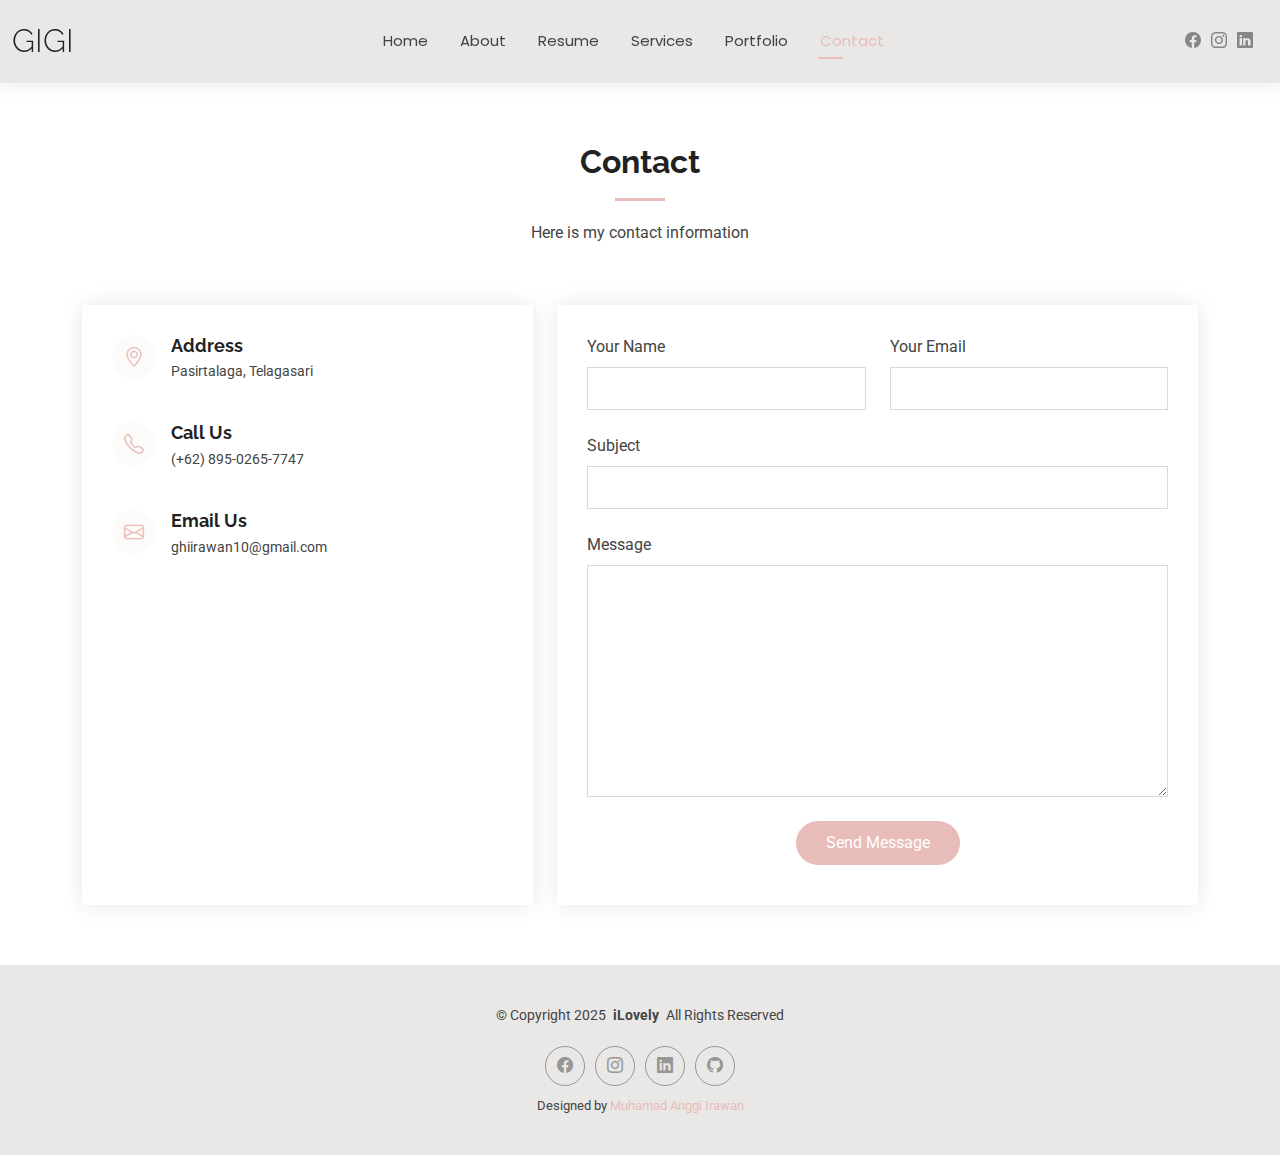
<file: contact.html>
<!DOCTYPE html>
<html lang="en">

<head>
  <meta charset="utf-8">
  <meta content="width=device-width, initial-scale=1.0" name="viewport">
  <title>Portfolio | Muhamad Anggi Irawan</title>
  <meta name="description" content="">
  <meta name="keywords" content="">

  <!-- Favicons -->
  <link href="assets/img/tab-logo.png" rel="icon">
  <link href="assets/img/tab-logo.png" rel="Tab Logo">

  <!-- Fonts -->
  <link href="https://fonts.googleapis.com" rel="preconnect">
  <link href="https://fonts.gstatic.com" rel="preconnect" crossorigin>
  <link href="https://fonts.googleapis.com/css2?family=Roboto:ital,wght@0,100;0,300;0,400;0,500;0,700;0,900;1,100;1,300;1,400;1,500;1,700;1,900&family=Poppins:ital,wght@0,100;0,200;0,300;0,400;0,500;0,600;0,700;0,800;0,900;1,100;1,200;1,300;1,400;1,500;1,600;1,700;1,800;1,900&family=Raleway:ital,wght@0,100;0,200;0,300;0,400;0,500;0,600;0,700;0,800;0,900;1,100;1,200;1,300;1,400;1,500;1,600;1,700;1,800;1,900&display=swap" rel="stylesheet">

  <!-- Vendor CSS Files -->
  <link href="assets/vendor/bootstrap/css/bootstrap.min.css" rel="stylesheet">
  <link href="assets/vendor/bootstrap-icons/bootstrap-icons.css" rel="stylesheet">
  <link href="assets/vendor/aos/aos.css" rel="stylesheet">
  <link href="assets/vendor/swiper/swiper-bundle.min.css" rel="stylesheet">
  <link href="assets/vendor/glightbox/css/glightbox.min.css" rel="stylesheet">

  <!-- Main CSS File -->
  <link href="assets/css/main.css" rel="stylesheet">

  <!-- =======================================================
  * Template Name: Kelly
  * Template URL: https://bootstrapmade.com/kelly-free-bootstrap-cv-resume-html-template/
  * Updated: Aug 07 2024 with Bootstrap v5.3.3
  * Author: BootstrapMade.com
  * License: https://bootstrapmade.com/license/
  ======================================================== -->
</head>

<body class="contact-page">

  <header id="header" class="header d-flex align-items-center light-background sticky-top">
    <div class="container-fluid position-relative d-flex align-items-center justify-content-between">

      <a href="index.html" class="logo d-flex align-items-center me-auto me-xl-0">
        <!-- Uncomment the line below if you also wish to use an image logo -->
        <!-- <img src="assets/img/logo.png" alt=""> -->
        <h1 class="sitename">Gigi</h1>
      </a>

      <nav id="navmenu" class="navmenu">
        <ul>
          <li><a href="index.html">Home</a></li>
          <li><a href="about.html">About</a></li>
          <li><a href="resume.html">Resume</a></li>
          <li><a href="services.html">Services</a></li>
          <li><a href="portfolio.html">Portfolio</a></li>
          <!-- <li class="dropdown"><a href="#"><span>Dropdown</span> <i class="bi bi-chevron-down toggle-dropdown"></i></a>
            <ul>
              <li><a href="#">Dropdown 1</a></li>
              <li class="dropdown"><a href="#"><span>Deep Dropdown</span> <i class="bi bi-chevron-down toggle-dropdown"></i></a>
                <ul>
                  <li><a href="#">Deep Dropdown 1</a></li>
                  <li><a href="#">Deep Dropdown 2</a></li>
                  <li><a href="#">Deep Dropdown 3</a></li>
                  <li><a href="#">Deep Dropdown 4</a></li>
                  <li><a href="#">Deep Dropdown 5</a></li>
                </ul>
              </li>
              <li><a href="#">Dropdown 2</a></li>
              <li><a href="#">Dropdown 3</a></li>
              <li><a href="#">Dropdown 4</a></li>
            </ul>
          </li> -->
          <li><a href="contact.html" class="active">Contact</a></li>
        </ul>
        <i class="mobile-nav-toggle d-xl-none bi bi-list"></i>
      </nav>

      <div class="header-social-links">
        <a href="https://www.facebook.com/anggi.irawan.666/" class="facebook" target="_blank"><i class="bi bi-facebook"></i></a>
        <a href="https://www.instagram.com/anggi_irawan20/" class="instagram" target="_blank"><i class="bi bi-instagram"></i></a>
        <a href="https://www.linkedin.com/in/muhamad-anggi-irawan-24089a234/" class="linkedin" target="_blank"><i class="bi bi-linkedin"></i></a>
      </div>

    </div>
  </header>

  <main class="main">

    <!-- Contact Section -->
    <section id="contact" class="contact section">

      <!-- Section Title -->
      <div class="container section-title" data-aos="fade-up">
        <h2>Contact</h2>
        <p>Here is my contact information</p>
      </div><!-- End Section Title -->

      <div class="container" data-aos="fade-up" data-aos-delay="100">

        <div class="row gy-4">

          <div class="col-lg-5">

            <div class="info-wrap">
              <div class="info-item d-flex" data-aos="fade-up" data-aos-delay="200">
                <i class="bi bi-geo-alt flex-shrink-0"></i>
                <div>
                  <h3>Address</h3>
                  <p>Pasirtalaga, Telagasari</p>
                </div>
              </div><!-- End Info Item -->

              <div class="info-item d-flex" data-aos="fade-up" data-aos-delay="300">
                <i class="bi bi-telephone flex-shrink-0"></i>
                <div>
                  <h3>Call Us</h3>
                  <p>(+62) 895-0265-7747</p>
                </div>
              </div><!-- End Info Item -->

              <div class="info-item d-flex" data-aos="fade-up" data-aos-delay="400">
                <i class="bi bi-envelope flex-shrink-0"></i>
                <div>
                  <h3>Email Us</h3>
                  <p>ghiirawan10@gmail.com</p>
                </div>
              </div><!-- End Info Item -->

              <iframe src="https://www.google.com/maps/embed?pb=!1m14!1m8!1m3!1d617.7051612203935!2d107.38166575679493!3d-6.3023246899274925!3m2!1i1024!2i768!4f13.1!3m3!1m2!1s0x2e69775ed64bb437%3A0xd8e3dfa97821ca88!2sSDN%20PASIRTALAGA%20III!5e1!3m2!1sid!2sid!4v1753935214041!5m2!1sid!2sid" frameborder="0" style="border:0; width: 100%; height: 270px;" allowfullscreen="" loading="lazy" referrerpolicy="no-referrer-when-downgrade"></iframe>
            </div>
          </div>

          <div class="col-lg-7">
            <form action="forms/contact.php" method="post" class="php-email-form" data-aos="fade-up" data-aos-delay="200">
              <div class="row gy-4">

                <div class="col-md-6">
                  <label for="name-field" class="pb-2">Your Name</label>
                  <input type="text" name="name" id="name-field" class="form-control" required="">
                </div>

                <div class="col-md-6">
                  <label for="email-field" class="pb-2">Your Email</label>
                  <input type="email" class="form-control" name="email" id="email-field" required="">
                </div>

                <div class="col-md-12">
                  <label for="subject-field" class="pb-2">Subject</label>
                  <input type="text" class="form-control" name="subject" id="subject-field" required="">
                </div>

                <div class="col-md-12">
                  <label for="message-field" class="pb-2">Message</label>
                  <textarea class="form-control" name="message" rows="10" id="message-field" required=""></textarea>
                </div>

                <div class="col-md-12 text-center">
                  <div class="loading">Loading</div>
                  <div class="error-message"></div>
                  <div class="sent-message">Your message has been sent. Thank you!</div>

                  <button type="submit">Send Message</button>
                </div>

              </div>
            </form>
          </div><!-- End Contact Form -->

        </div>

      </div>

    </section><!-- /Contact Section -->

  </main>

  <footer id="footer" class="footer light-background">

    <div class="container">
      <div class="copyright text-center ">
        <p>© <span>Copyright 2025</span> <strong class="px-1 sitename">iLovely</strong> <span>All Rights Reserved<br></span></p>
      </div>
      <div class="social-links d-flex justify-content-center">
        <a href="https://www.facebook.com/anggi.irawan.666/" target="_blank"><i class="bi bi-facebook"></i></a>
        <a href="https://www.instagram.com/anggi_irawan20/" target="_blank"><i class="bi bi-instagram"></i></a>
        <a href="https://www.linkedin.com/in/muhamad-anggi-irawan-24089a234/" target="_blank"><i class="bi bi-linkedin"></i></a>
        <a href="https://github.com/iLovely20" target="_blank"><i class="bi bi-github"></i></a>
      </div>
      <div class="credits">
        <!-- All the links in the footer should remain intact. -->
        <!-- You can delete the links only if you've purchased the pro version. -->
        <!-- Licensing information: https://bootstrapmade.com/license/ -->
        <!-- Purchase the pro version with working PHP/AJAX contact form: [buy-url] -->
        Designed by <a href="https://github.com/iLovely20">Muhamad Anggi Irawan</a> 
      </div>
    </div>

  </footer>

  <!-- Scroll Top -->
  <a href="#" id="scroll-top" class="scroll-top d-flex align-items-center justify-content-center"><i class="bi bi-arrow-up-short"></i></a>

  <!-- Preloader -->
  <div id="preloader"></div>

  <!-- Vendor JS Files -->
  <script src="assets/vendor/bootstrap/js/bootstrap.bundle.min.js"></script>
  <script src="assets/vendor/php-email-form/validate.js"></script>
  <script src="assets/vendor/aos/aos.js"></script>
  <script src="assets/vendor/waypoints/noframework.waypoints.js"></script>
  <script src="assets/vendor/purecounter/purecounter_vanilla.js"></script>
  <script src="assets/vendor/swiper/swiper-bundle.min.js"></script>
  <script src="assets/vendor/glightbox/js/glightbox.min.js"></script>
  <script src="assets/vendor/imagesloaded/imagesloaded.pkgd.min.js"></script>
  <script src="assets/vendor/isotope-layout/isotope.pkgd.min.js"></script>

  <!-- Main JS File -->
  <script src="assets/js/main.js"></script>

</body>

</html>
</file>
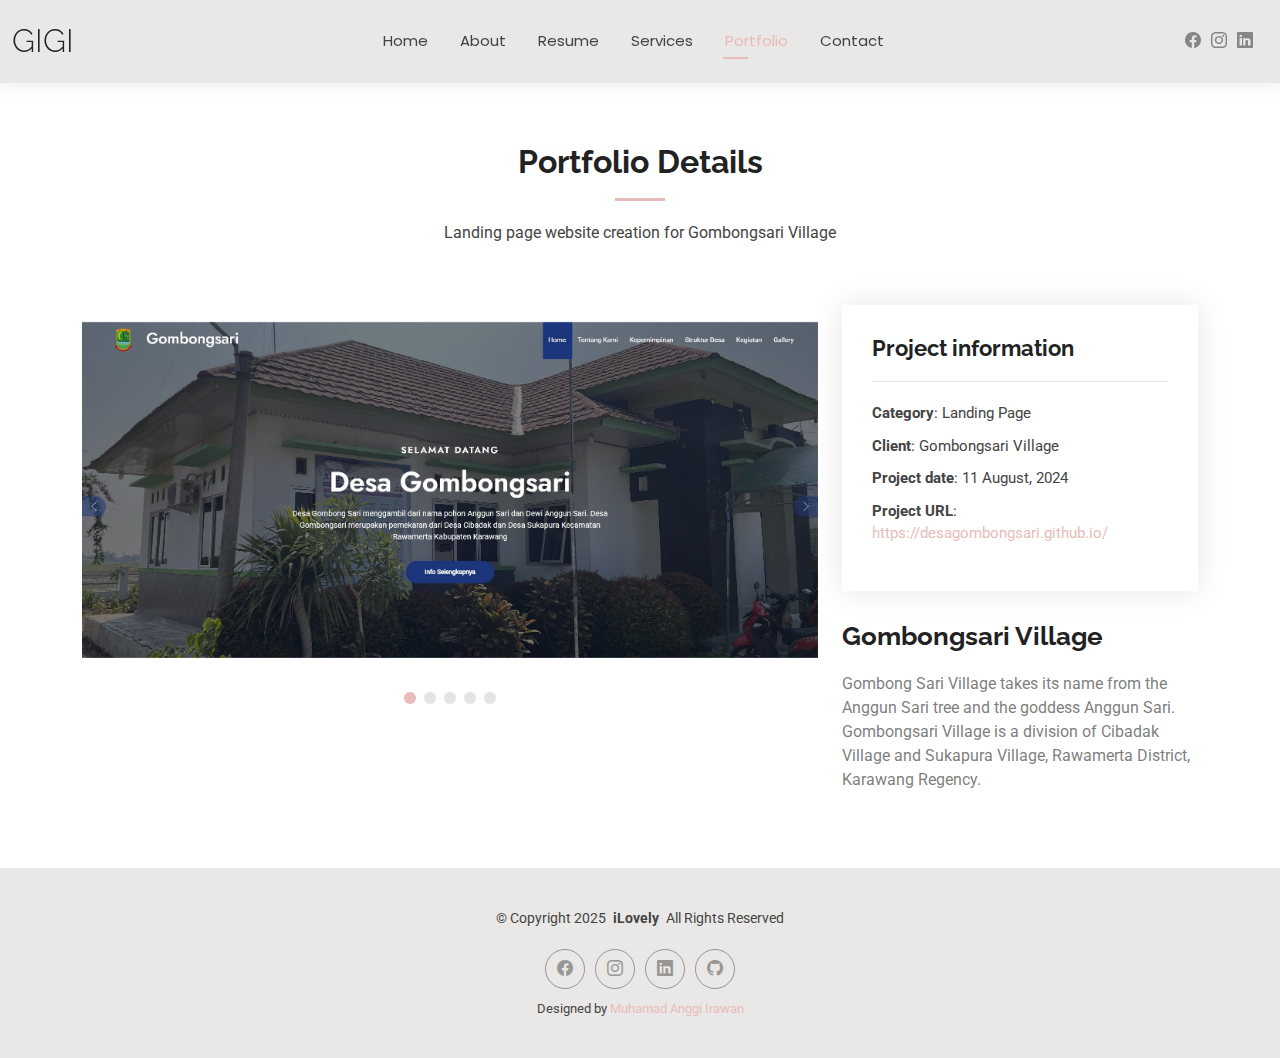
<file: portfolio-gombong.html>
<!DOCTYPE html>
<html lang="en">

<head>
  <meta charset="utf-8">
  <meta content="width=device-width, initial-scale=1.0" name="viewport">
  <title>Portfolio | Muhamad Anggi Irawan</title>
  <meta name="description" content="">
  <meta name="keywords" content="">

  <!-- Favicons -->
  <link href="assets/img/tab-logo.png" rel="icon">
  <link href="assets/img/tab-logo.png" rel="Tab Logo">

  <!-- Fonts -->
  <link href="https://fonts.googleapis.com" rel="preconnect">
  <link href="https://fonts.gstatic.com" rel="preconnect" crossorigin>
  <link href="https://fonts.googleapis.com/css2?family=Roboto:ital,wght@0,100;0,300;0,400;0,500;0,700;0,900;1,100;1,300;1,400;1,500;1,700;1,900&family=Poppins:ital,wght@0,100;0,200;0,300;0,400;0,500;0,600;0,700;0,800;0,900;1,100;1,200;1,300;1,400;1,500;1,600;1,700;1,800;1,900&family=Raleway:ital,wght@0,100;0,200;0,300;0,400;0,500;0,600;0,700;0,800;0,900;1,100;1,200;1,300;1,400;1,500;1,600;1,700;1,800;1,900&display=swap" rel="stylesheet">

  <!-- Vendor CSS Files -->
  <link href="assets/vendor/bootstrap/css/bootstrap.min.css" rel="stylesheet">
  <link href="assets/vendor/bootstrap-icons/bootstrap-icons.css" rel="stylesheet">
  <link href="assets/vendor/aos/aos.css" rel="stylesheet">
  <link href="assets/vendor/swiper/swiper-bundle.min.css" rel="stylesheet">
  <link href="assets/vendor/glightbox/css/glightbox.min.css" rel="stylesheet">

  <!-- Main CSS File -->
  <link href="assets/css/main.css" rel="stylesheet">

  <!-- =======================================================
  * Template Name: Kelly
  * Template URL: https://bootstrapmade.com/kelly-free-bootstrap-cv-resume-html-template/
  * Updated: Aug 07 2024 with Bootstrap v5.3.3
  * Author: BootstrapMade.com
  * License: https://bootstrapmade.com/license/
  ======================================================== -->
</head>

<body class="portfolio-details-page">

  <header id="header" class="header d-flex align-items-center light-background sticky-top">
    <div class="container-fluid position-relative d-flex align-items-center justify-content-between">

      <a href="index.html" class="logo d-flex align-items-center me-auto me-xl-0">
        <!-- Uncomment the line below if you also wish to use an image logo -->
        <!-- <img src="assets/img/logo.png" alt=""> -->
        <h1 class="sitename">Gigi</h1>
      </a>

      <nav id="navmenu" class="navmenu">
        <ul>
          <li><a href="index.html">Home</a></li>
          <li><a href="about.html">About</a></li>
          <li><a href="resume.html">Resume</a></li>
          <li><a href="services.html">Services</a></li>
          <li><a href="portfolio.html" class="active">Portfolio</a></li>
          <!-- <li class="dropdown"><a href="#"><span>Dropdown</span> <i class="bi bi-chevron-down toggle-dropdown"></i></a>
            <ul>
              <li><a href="#">Dropdown 1</a></li>
              <li class="dropdown"><a href="#"><span>Deep Dropdown</span> <i class="bi bi-chevron-down toggle-dropdown"></i></a>
                <ul>
                  <li><a href="#">Deep Dropdown 1</a></li>
                  <li><a href="#">Deep Dropdown 2</a></li>
                  <li><a href="#">Deep Dropdown 3</a></li>
                  <li><a href="#">Deep Dropdown 4</a></li>
                  <li><a href="#">Deep Dropdown 5</a></li>
                </ul>
              </li>
              <li><a href="#">Dropdown 2</a></li>
              <li><a href="#">Dropdown 3</a></li>
              <li><a href="#">Dropdown 4</a></li>
            </ul>
          </li> -->
          <li><a href="contact.html">Contact</a></li>
        </ul>
        <i class="mobile-nav-toggle d-xl-none bi bi-list"></i>
      </nav>

      <div class="header-social-links">
        <a href="https://www.facebook.com/anggi.irawan.666/" class="facebook" target="_blank"><i class="bi bi-facebook"></i></a>
        <a href="https://www.instagram.com/anggi_irawan20/" class="instagram" target="_blank"><i class="bi bi-instagram"></i></a>
        <a href="https://www.linkedin.com/in/muhamad-anggi-irawan-24089a234/" class="linkedin" target="_blank"><i class="bi bi-linkedin"></i></a>
      </div>

    </div>
  </header>

  <main class="main">

    <!-- Portfolio Details Section -->
    <section id="portfolio-details" class="portfolio-details section">

      <!-- Section Title -->
      <div class="container section-title" data-aos="fade-up">
        <h2>Portfolio Details</h2>
        <p>Landing page website creation for Gombongsari Village</p>
      </div><!-- End Section Title -->

      <div class="container" data-aos="fade-up" data-aos-delay="100">

        <div class="row gy-4">

          <div class="col-lg-8">
            <div class="portfolio-details-slider swiper init-swiper">

              <script type="application/json" class="swiper-config">
                {
                  "loop": true,
                  "speed": 600,
                  "autoplay": {
                    "delay": 5000
                  },
                  "slidesPerView": "auto",
                  "pagination": {
                    "el": ".swiper-pagination",
                    "type": "bullets",
                    "clickable": true
                  }
                }
              </script>

              <div class="swiper-wrapper align-items-center">

                <div class="swiper-slide">
                  <img src="assets/img/masonry-portfolio/Gombong/1.jpg" alt="">
                </div>

                <div class="swiper-slide">
                  <img src="assets/img/masonry-portfolio/Gombong/2.jpg" alt="">
                </div>

                <div class="swiper-slide">
                  <img src="assets/img/masonry-portfolio/Gombong/3.jpg" alt="">
                </div>

                <div class="swiper-slide">
                  <img src="assets/img/masonry-portfolio/Gombong/4.jpg" alt="">
                </div>

                <div class="swiper-slide">
                  <img src="assets/img/masonry-portfolio/Gombong/5.jpg" alt="">
                </div>

              </div>
              <div class="swiper-pagination"></div>
            </div>
          </div>

          <div class="col-lg-4">
            <div class="portfolio-info" data-aos="fade-up" data-aos-delay="200">
              <h3>Project information</h3>
              <ul>
                <li><strong>Category</strong>: Landing Page</li>
                <li><strong>Client</strong>: Gombongsari Village</li>
                <li><strong>Project date</strong>: 11 August, 2024</li>
                <li><strong>Project URL</strong>: <a href="https://desagombongsari.github.io/" target="_blank">https://desagombongsari.github.io/</a></li>
              </ul>
            </div>
            <div class="portfolio-description" data-aos="fade-up" data-aos-delay="300">
              <h2>Gombongsari Village</h2>
              <p>
                Gombong Sari Village takes its name from the Anggun Sari tree and the goddess Anggun Sari. Gombongsari Village is a division of Cibadak Village and Sukapura Village, Rawamerta District, Karawang Regency.
              </p>
            </div>
          </div>

        </div>

      </div>

    </section><!-- /Portfolio Details Section -->

  </main>

  <footer id="footer" class="footer light-background">

    <div class="container">
      <div class="copyright text-center ">
        <p>© <span>Copyright 2025</span> <strong class="px-1 sitename">iLovely</strong> <span>All Rights Reserved<br></span></p>
      </div>
      <div class="social-links d-flex justify-content-center">
        <a href="https://www.facebook.com/anggi.irawan.666/" target="_blank"><i class="bi bi-facebook"></i></a>
        <a href="https://www.instagram.com/anggi_irawan20/" target="_blank"><i class="bi bi-instagram"></i></a>
        <a href="https://www.linkedin.com/in/muhamad-anggi-irawan-24089a234/" target="_blank"><i class="bi bi-linkedin"></i></a>
        <a href="https://github.com/iLovely20" target="_blank"><i class="bi bi-github"></i></a>
      </div>
      <div class="credits">
        <!-- All the links in the footer should remain intact. -->
        <!-- You can delete the links only if you've purchased the pro version. -->
        <!-- Licensing information: https://bootstrapmade.com/license/ -->
        <!-- Purchase the pro version with working PHP/AJAX contact form: [buy-url] -->
        Designed by <a href="https://github.com/iLovely20">Muhamad Anggi Irawan</a> 
      </div>
    </div>

  </footer>

  <!-- Scroll Top -->
  <a href="#" id="scroll-top" class="scroll-top d-flex align-items-center justify-content-center"><i class="bi bi-arrow-up-short"></i></a>

  <!-- Preloader -->
  <div id="preloader"></div>

  <!-- Vendor JS Files -->
  <script src="assets/vendor/bootstrap/js/bootstrap.bundle.min.js"></script>
  <script src="assets/vendor/php-email-form/validate.js"></script>
  <script src="assets/vendor/aos/aos.js"></script>
  <script src="assets/vendor/waypoints/noframework.waypoints.js"></script>
  <script src="assets/vendor/purecounter/purecounter_vanilla.js"></script>
  <script src="assets/vendor/swiper/swiper-bundle.min.js"></script>
  <script src="assets/vendor/glightbox/js/glightbox.min.js"></script>
  <script src="assets/vendor/imagesloaded/imagesloaded.pkgd.min.js"></script>
  <script src="assets/vendor/isotope-layout/isotope.pkgd.min.js"></script>

  <!-- Main JS File -->
  <script src="assets/js/main.js"></script>

</body>

</html>
</file>
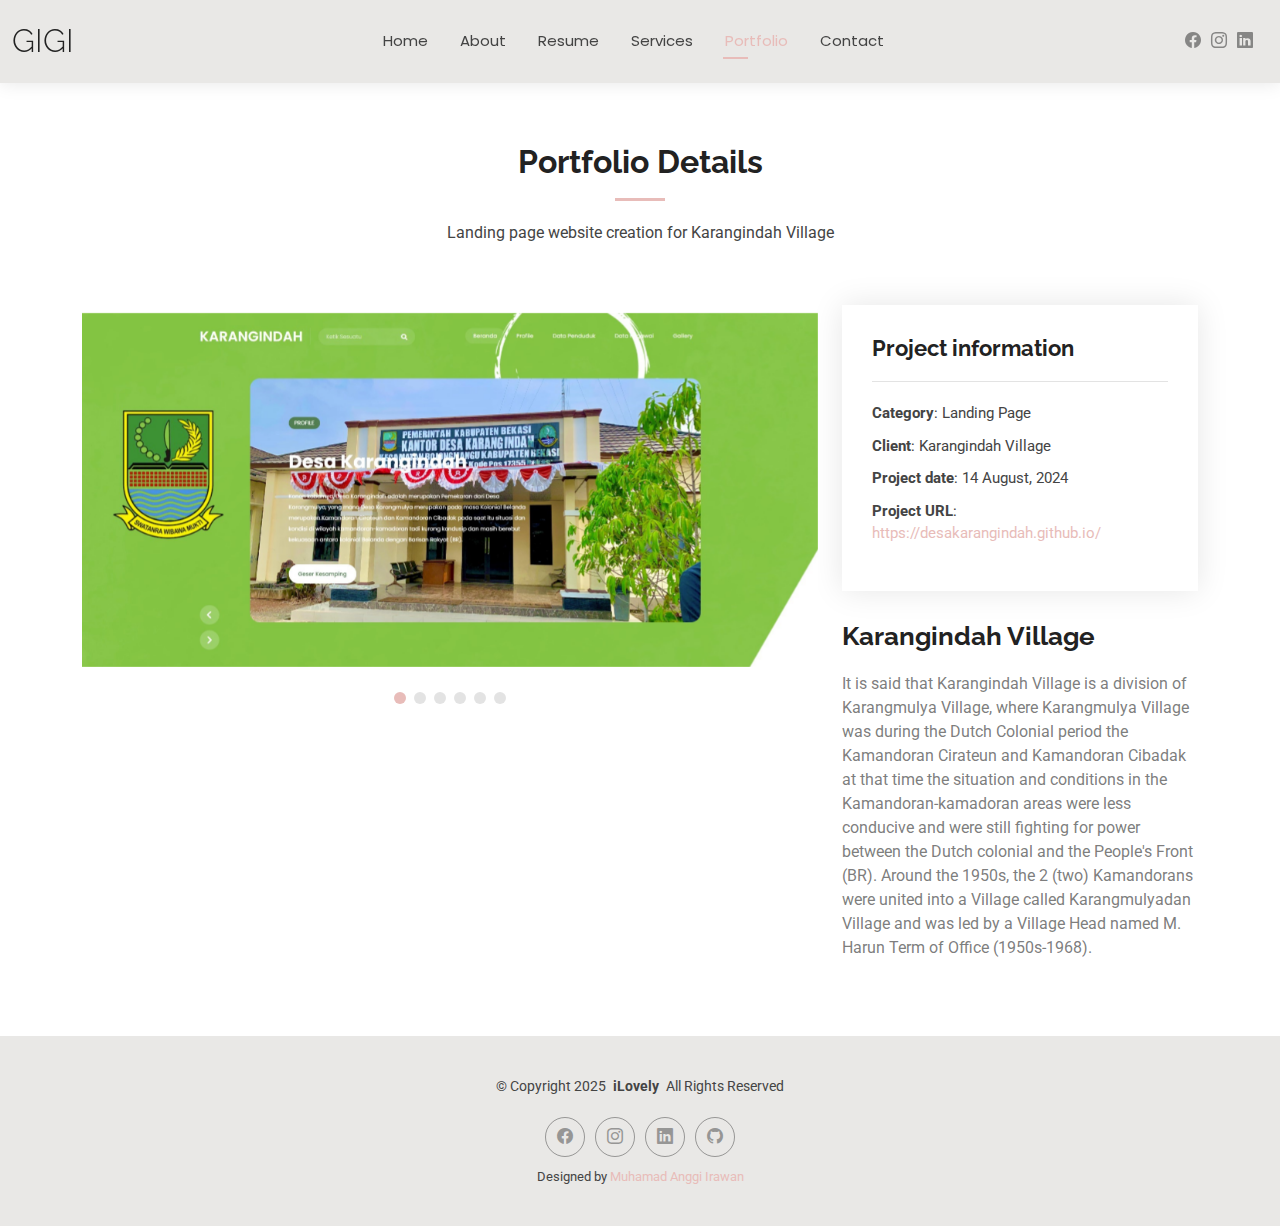
<file: portfolio-karangindah.html>
<!DOCTYPE html>
<html lang="en">

<head>
  <meta charset="utf-8">
  <meta content="width=device-width, initial-scale=1.0" name="viewport">
  <title>Portfolio | Muhamad Anggi Irawan</title>
  <meta name="description" content="">
  <meta name="keywords" content="">

  <!-- Favicons -->
  <link href="assets/img/tab-logo.png" rel="icon">
  <link href="assets/img/tab-logo.png" rel="Tab Logo">

  <!-- Fonts -->
  <link href="https://fonts.googleapis.com" rel="preconnect">
  <link href="https://fonts.gstatic.com" rel="preconnect" crossorigin>
  <link href="https://fonts.googleapis.com/css2?family=Roboto:ital,wght@0,100;0,300;0,400;0,500;0,700;0,900;1,100;1,300;1,400;1,500;1,700;1,900&family=Poppins:ital,wght@0,100;0,200;0,300;0,400;0,500;0,600;0,700;0,800;0,900;1,100;1,200;1,300;1,400;1,500;1,600;1,700;1,800;1,900&family=Raleway:ital,wght@0,100;0,200;0,300;0,400;0,500;0,600;0,700;0,800;0,900;1,100;1,200;1,300;1,400;1,500;1,600;1,700;1,800;1,900&display=swap" rel="stylesheet">

  <!-- Vendor CSS Files -->
  <link href="assets/vendor/bootstrap/css/bootstrap.min.css" rel="stylesheet">
  <link href="assets/vendor/bootstrap-icons/bootstrap-icons.css" rel="stylesheet">
  <link href="assets/vendor/aos/aos.css" rel="stylesheet">
  <link href="assets/vendor/swiper/swiper-bundle.min.css" rel="stylesheet">
  <link href="assets/vendor/glightbox/css/glightbox.min.css" rel="stylesheet">

  <!-- Main CSS File -->
  <link href="assets/css/main.css" rel="stylesheet">

  <!-- =======================================================
  * Template Name: Kelly
  * Template URL: https://bootstrapmade.com/kelly-free-bootstrap-cv-resume-html-template/
  * Updated: Aug 07 2024 with Bootstrap v5.3.3
  * Author: BootstrapMade.com
  * License: https://bootstrapmade.com/license/
  ======================================================== -->
</head>

<body class="portfolio-details-page">

  <header id="header" class="header d-flex align-items-center light-background sticky-top">
    <div class="container-fluid position-relative d-flex align-items-center justify-content-between">

      <a href="index.html" class="logo d-flex align-items-center me-auto me-xl-0">
        <!-- Uncomment the line below if you also wish to use an image logo -->
        <!-- <img src="assets/img/logo.png" alt=""> -->
        <h1 class="sitename">Gigi</h1>
      </a>

      <nav id="navmenu" class="navmenu">
        <ul>
          <li><a href="index.html">Home</a></li>
          <li><a href="about.html">About</a></li>
          <li><a href="resume.html">Resume</a></li>
          <li><a href="services.html">Services</a></li>
          <li><a href="portfolio.html" class="active">Portfolio</a></li>
          <!-- <li class="dropdown"><a href="#"><span>Dropdown</span> <i class="bi bi-chevron-down toggle-dropdown"></i></a>
            <ul>
              <li><a href="#">Dropdown 1</a></li>
              <li class="dropdown"><a href="#"><span>Deep Dropdown</span> <i class="bi bi-chevron-down toggle-dropdown"></i></a>
                <ul>
                  <li><a href="#">Deep Dropdown 1</a></li>
                  <li><a href="#">Deep Dropdown 2</a></li>
                  <li><a href="#">Deep Dropdown 3</a></li>
                  <li><a href="#">Deep Dropdown 4</a></li>
                  <li><a href="#">Deep Dropdown 5</a></li>
                </ul>
              </li>
              <li><a href="#">Dropdown 2</a></li>
              <li><a href="#">Dropdown 3</a></li>
              <li><a href="#">Dropdown 4</a></li>
            </ul>
          </li> -->
          <li><a href="contact.html">Contact</a></li>
        </ul>
        <i class="mobile-nav-toggle d-xl-none bi bi-list"></i>
      </nav>

      <div class="header-social-links">
        <a href="https://www.facebook.com/anggi.irawan.666/" class="facebook" target="_blank"><i class="bi bi-facebook"></i></a>
        <a href="https://www.instagram.com/anggi_irawan20/" class="instagram" target="_blank"><i class="bi bi-instagram"></i></a>
        <a href="https://www.linkedin.com/in/muhamad-anggi-irawan-24089a234/" class="linkedin" target="_blank"><i class="bi bi-linkedin"></i></a>
      </div>

    </div>
  </header>

  <main class="main">

    <!-- Portfolio Details Section -->
    <section id="portfolio-details" class="portfolio-details section">

      <!-- Section Title -->
      <div class="container section-title" data-aos="fade-up">
        <h2>Portfolio Details</h2>
        <p>Landing page website creation for Karangindah Village</p>
      </div><!-- End Section Title -->

      <div class="container" data-aos="fade-up" data-aos-delay="100">

        <div class="row gy-4">

          <div class="col-lg-8">
            <div class="portfolio-details-slider swiper init-swiper">

              <script type="application/json" class="swiper-config">
                {
                  "loop": true,
                  "speed": 600,
                  "autoplay": {
                    "delay": 5000
                  },
                  "slidesPerView": "auto",
                  "pagination": {
                    "el": ".swiper-pagination",
                    "type": "bullets",
                    "clickable": true
                  }
                }
              </script>

              <div class="swiper-wrapper align-items-center">

                <div class="swiper-slide">
                  <img src="assets/img/masonry-portfolio/Karangindah/1.jpg" alt="">
                </div>

                <div class="swiper-slide">
                  <img src="assets/img/masonry-portfolio/Karangindah/2.jpg" alt="">
                </div>

                <div class="swiper-slide">
                  <img src="assets/img/masonry-portfolio/Karangindah/3.jpg" alt="">
                </div>

                <div class="swiper-slide">
                  <img src="assets/img/masonry-portfolio/Karangindah/4.jpg" alt="">
                </div>

                <div class="swiper-slide">
                  <img src="assets/img/masonry-portfolio/Karangindah/5.jpg" alt="">
                </div>

                <div class="swiper-slide">
                  <img src="assets/img/masonry-portfolio/Karangindah/6.jpg" alt="">
                </div>

              </div>
              <div class="swiper-pagination"></div>
            </div>
          </div>

          <div class="col-lg-4">
            <div class="portfolio-info" data-aos="fade-up" data-aos-delay="200">
              <h3>Project information</h3>
              <ul>
                <li><strong>Category</strong>: Landing Page</li>
                <li><strong>Client</strong>: Karangindah Village</li>
                <li><strong>Project date</strong>: 14 August, 2024</li>
                <li><strong>Project URL</strong>: <a href="https://desakarangindah.github.io/" target="_blank">https://desakarangindah.github.io/</a></li>
              </ul>
            </div>
            <div class="portfolio-description" data-aos="fade-up" data-aos-delay="300">
              <h2>Karangindah Village</h2>
              <p>
                It is said that Karangindah Village is a division of Karangmulya Village, where Karangmulya Village was during the Dutch Colonial period the Kamandoran Cirateun and Kamandoran Cibadak at that time the situation and conditions in the Kamandoran-kamadoran areas were less conducive and were still fighting for power between the Dutch colonial and the People's Front (BR). Around the 1950s, the 2 (two) Kamandorans were united into a Village called Karangmulyadan Village and was led by a Village Head named M. Harun Term of Office (1950s-1968).
              </p>
            </div>
          </div>

        </div>

      </div>

    </section><!-- /Portfolio Details Section -->

  </main>

  <footer id="footer" class="footer light-background">

    <div class="container">
      <div class="copyright text-center ">
        <p>© <span>Copyright 2025</span> <strong class="px-1 sitename">iLovely</strong> <span>All Rights Reserved<br></span></p>
      </div>
      <div class="social-links d-flex justify-content-center">
        <a href="https://www.facebook.com/anggi.irawan.666/" target="_blank"><i class="bi bi-facebook"></i></a>
        <a href="https://www.instagram.com/anggi_irawan20/" target="_blank"><i class="bi bi-instagram"></i></a>
        <a href="https://www.linkedin.com/in/muhamad-anggi-irawan-24089a234/" target="_blank"><i class="bi bi-linkedin"></i></a>
        <a href="https://github.com/iLovely20" target="_blank"><i class="bi bi-github"></i></a>
      </div>
      <div class="credits">
        <!-- All the links in the footer should remain intact. -->
        <!-- You can delete the links only if you've purchased the pro version. -->
        <!-- Licensing information: https://bootstrapmade.com/license/ -->
        <!-- Purchase the pro version with working PHP/AJAX contact form: [buy-url] -->
        Designed by <a href="https://github.com/iLovely20">Muhamad Anggi Irawan</a> 
      </div>
    </div>

  </footer>

  <!-- Scroll Top -->
  <a href="#" id="scroll-top" class="scroll-top d-flex align-items-center justify-content-center"><i class="bi bi-arrow-up-short"></i></a>

  <!-- Preloader -->
  <div id="preloader"></div>

  <!-- Vendor JS Files -->
  <script src="assets/vendor/bootstrap/js/bootstrap.bundle.min.js"></script>
  <script src="assets/vendor/php-email-form/validate.js"></script>
  <script src="assets/vendor/aos/aos.js"></script>
  <script src="assets/vendor/waypoints/noframework.waypoints.js"></script>
  <script src="assets/vendor/purecounter/purecounter_vanilla.js"></script>
  <script src="assets/vendor/swiper/swiper-bundle.min.js"></script>
  <script src="assets/vendor/glightbox/js/glightbox.min.js"></script>
  <script src="assets/vendor/imagesloaded/imagesloaded.pkgd.min.js"></script>
  <script src="assets/vendor/isotope-layout/isotope.pkgd.min.js"></script>

  <!-- Main JS File -->
  <script src="assets/js/main.js"></script>

</body>

</html>
</file>
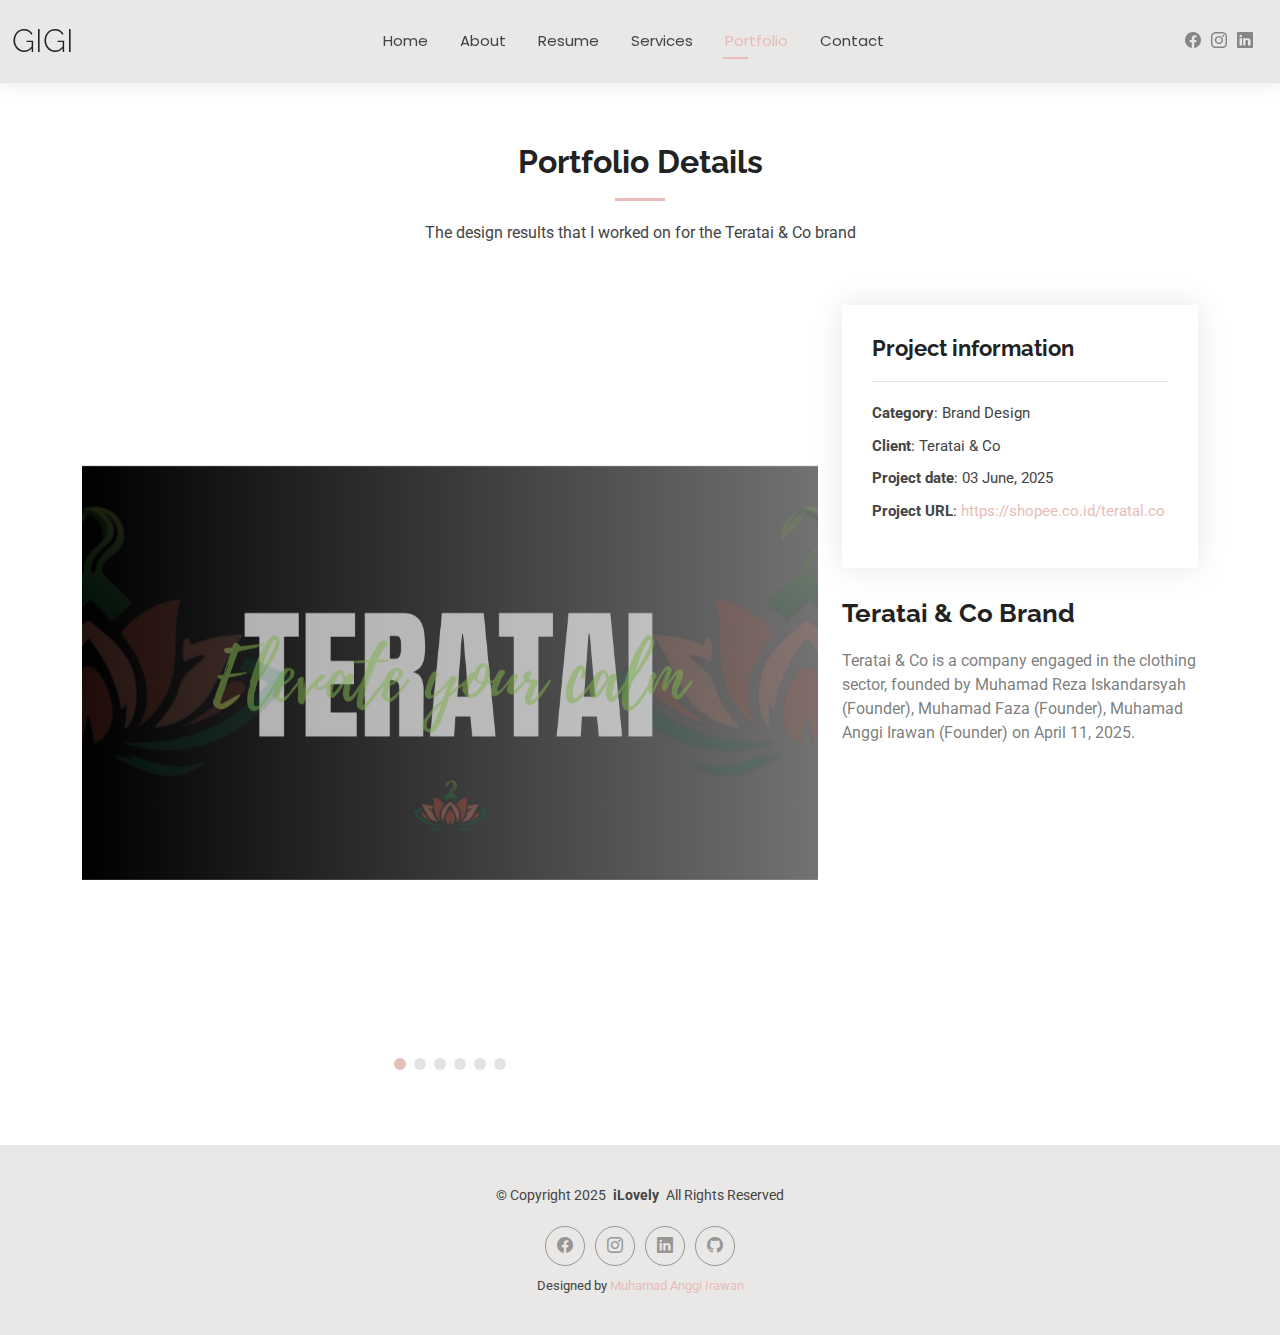
<file: portfolio-teratai.html>
<!DOCTYPE html>
<html lang="en">

<head>
  <meta charset="utf-8">
  <meta content="width=device-width, initial-scale=1.0" name="viewport">
  <title>Portfolio | Muhamad Anggi Irawan</title>
  <meta name="description" content="">
  <meta name="keywords" content="">

  <!-- Favicons -->
  <link href="assets/img/tab-logo.png" rel="icon">
  <link href="assets/img/tab-logo.png" rel="Tab Logo">

  <!-- Fonts -->
  <link href="https://fonts.googleapis.com" rel="preconnect">
  <link href="https://fonts.gstatic.com" rel="preconnect" crossorigin>
  <link href="https://fonts.googleapis.com/css2?family=Roboto:ital,wght@0,100;0,300;0,400;0,500;0,700;0,900;1,100;1,300;1,400;1,500;1,700;1,900&family=Poppins:ital,wght@0,100;0,200;0,300;0,400;0,500;0,600;0,700;0,800;0,900;1,100;1,200;1,300;1,400;1,500;1,600;1,700;1,800;1,900&family=Raleway:ital,wght@0,100;0,200;0,300;0,400;0,500;0,600;0,700;0,800;0,900;1,100;1,200;1,300;1,400;1,500;1,600;1,700;1,800;1,900&display=swap" rel="stylesheet">

  <!-- Vendor CSS Files -->
  <link href="assets/vendor/bootstrap/css/bootstrap.min.css" rel="stylesheet">
  <link href="assets/vendor/bootstrap-icons/bootstrap-icons.css" rel="stylesheet">
  <link href="assets/vendor/aos/aos.css" rel="stylesheet">
  <link href="assets/vendor/swiper/swiper-bundle.min.css" rel="stylesheet">
  <link href="assets/vendor/glightbox/css/glightbox.min.css" rel="stylesheet">

  <!-- Main CSS File -->
  <link href="assets/css/main.css" rel="stylesheet">

  <!-- =======================================================
  * Template Name: Kelly
  * Template URL: https://bootstrapmade.com/kelly-free-bootstrap-cv-resume-html-template/
  * Updated: Aug 07 2024 with Bootstrap v5.3.3
  * Author: BootstrapMade.com
  * License: https://bootstrapmade.com/license/
  ======================================================== -->
</head>

<body class="portfolio-details-page">

  <header id="header" class="header d-flex align-items-center light-background sticky-top">
    <div class="container-fluid position-relative d-flex align-items-center justify-content-between">

      <a href="index.html" class="logo d-flex align-items-center me-auto me-xl-0">
        <!-- Uncomment the line below if you also wish to use an image logo -->
        <!-- <img src="assets/img/logo.png" alt=""> -->
        <h1 class="sitename">Gigi</h1>
      </a>

      <nav id="navmenu" class="navmenu">
        <ul>
          <li><a href="index.html">Home</a></li>
          <li><a href="about.html">About</a></li>
          <li><a href="resume.html">Resume</a></li>
          <li><a href="services.html">Services</a></li>
          <li><a href="portfolio.html" class="active">Portfolio</a></li>
          <!-- <li class="dropdown"><a href="#"><span>Dropdown</span> <i class="bi bi-chevron-down toggle-dropdown"></i></a>
            <ul>
              <li><a href="#">Dropdown 1</a></li>
              <li class="dropdown"><a href="#"><span>Deep Dropdown</span> <i class="bi bi-chevron-down toggle-dropdown"></i></a>
                <ul>
                  <li><a href="#">Deep Dropdown 1</a></li>
                  <li><a href="#">Deep Dropdown 2</a></li>
                  <li><a href="#">Deep Dropdown 3</a></li>
                  <li><a href="#">Deep Dropdown 4</a></li>
                  <li><a href="#">Deep Dropdown 5</a></li>
                </ul>
              </li>
              <li><a href="#">Dropdown 2</a></li>
              <li><a href="#">Dropdown 3</a></li>
              <li><a href="#">Dropdown 4</a></li>
            </ul>
          </li> -->
          <li><a href="contact.html">Contact</a></li>
        </ul>
        <i class="mobile-nav-toggle d-xl-none bi bi-list"></i>
      </nav>

      <div class="header-social-links">
        <a href="https://www.facebook.com/anggi.irawan.666/" class="facebook" target="_blank"><i class="bi bi-facebook"></i></a>
        <a href="https://www.instagram.com/anggi_irawan20/" class="instagram" target="_blank"><i class="bi bi-instagram"></i></a>
        <a href="https://www.linkedin.com/in/muhamad-anggi-irawan-24089a234/" class="linkedin" target="_blank"><i class="bi bi-linkedin"></i></a>
      </div>

    </div>
  </header>

  <main class="main">

    <!-- Portfolio Details Section -->
    <section id="portfolio-details" class="portfolio-details section">

      <!-- Section Title -->
      <div class="container section-title" data-aos="fade-up">
        <h2>Portfolio Details</h2>
        <p>The design results that I worked on for the Teratai & Co brand</p>
      </div><!-- End Section Title -->

      <div class="container" data-aos="fade-up" data-aos-delay="100">

        <div class="row gy-4">

          <div class="col-lg-8">
            <div class="portfolio-details-slider swiper init-swiper">

              <script type="application/json" class="swiper-config">
                {
                  "loop": true,
                  "speed": 600,
                  "autoplay": {
                    "delay": 5000
                  },
                  "slidesPerView": "auto",
                  "pagination": {
                    "el": ".swiper-pagination",
                    "type": "bullets",
                    "clickable": true
                  }
                }
              </script>

              <div class="swiper-wrapper align-items-center">

                <div class="swiper-slide">
                  <img src="assets/img/masonry-portfolio/Teratai/TERATAI BANNER.png" alt="">
                </div>

                <div class="swiper-slide">
                  <img src="assets/img/masonry-portfolio/Teratai/2.png" alt="">
                </div>

                <div class="swiper-slide">
                  <img src="assets/img/masonry-portfolio/Teratai/1.png" alt="">
                </div>

                <div class="swiper-slide">
                  <img src="assets/img/masonry-portfolio/Teratai/3.png" alt="">
                </div>

                <div class="swiper-slide">
                  <img src="assets/img/masonry-portfolio/Teratai/4.png" alt="">
                </div>

                <div class="swiper-slide">
                  <img src="assets/img/masonry-portfolio/Teratai/5.png" alt="">
                </div>

              </div>
              <div class="swiper-pagination"></div>
            </div>
          </div>

          <div class="col-lg-4">
            <div class="portfolio-info" data-aos="fade-up" data-aos-delay="200">
              <h3>Project information</h3>
              <ul>
                <li><strong>Category</strong>: Brand Design</li>
                <li><strong>Client</strong>: Teratai & Co</li>
                <li><strong>Project date</strong>: 03 June, 2025</li>
                <li><strong>Project URL</strong>: <a href="https://shopee.co.id/teratal.co?uls_trackid=53b4j4oj00a0&utm_content=iASdGR6AxjqpCpbkp3Sa2eRyeS3" target="_blank">https://shopee.co.id/teratal.co</a></li>
              </ul>
            </div>
            <div class="portfolio-description" data-aos="fade-up" data-aos-delay="300">
              <h2>Teratai & Co Brand</h2>
              <p>
                Teratai & Co is a company engaged in the clothing sector, founded by Muhamad Reza Iskandarsyah (Founder), Muhamad Faza (Founder), Muhamad Anggi Irawan (Founder) on April 11, 2025.
              </p>
            </div>
          </div>

        </div>

      </div>

    </section><!-- /Portfolio Details Section -->

  </main>

  <footer id="footer" class="footer light-background">

    <div class="container">
      <div class="copyright text-center ">
        <p>© <span>Copyright 2025</span> <strong class="px-1 sitename">iLovely</strong> <span>All Rights Reserved<br></span></p>
      </div>
      <div class="social-links d-flex justify-content-center">
        <a href="https://www.facebook.com/anggi.irawan.666/" target="_blank"><i class="bi bi-facebook"></i></a>
        <a href="https://www.instagram.com/anggi_irawan20/" target="_blank"><i class="bi bi-instagram"></i></a>
        <a href="https://www.linkedin.com/in/muhamad-anggi-irawan-24089a234/" target="_blank"><i class="bi bi-linkedin"></i></a>
        <a href="https://github.com/iLovely20" target="_blank"><i class="bi bi-github"></i></a>
      </div>
      <div class="credits">
        <!-- All the links in the footer should remain intact. -->
        <!-- You can delete the links only if you've purchased the pro version. -->
        <!-- Licensing information: https://bootstrapmade.com/license/ -->
        <!-- Purchase the pro version with working PHP/AJAX contact form: [buy-url] -->
        Designed by <a href="https://github.com/iLovely20">Muhamad Anggi Irawan</a> 
      </div>
    </div>

  </footer>

  <!-- Scroll Top -->
  <a href="#" id="scroll-top" class="scroll-top d-flex align-items-center justify-content-center"><i class="bi bi-arrow-up-short"></i></a>

  <!-- Preloader -->
  <div id="preloader"></div>

  <!-- Vendor JS Files -->
  <script src="assets/vendor/bootstrap/js/bootstrap.bundle.min.js"></script>
  <script src="assets/vendor/php-email-form/validate.js"></script>
  <script src="assets/vendor/aos/aos.js"></script>
  <script src="assets/vendor/waypoints/noframework.waypoints.js"></script>
  <script src="assets/vendor/purecounter/purecounter_vanilla.js"></script>
  <script src="assets/vendor/swiper/swiper-bundle.min.js"></script>
  <script src="assets/vendor/glightbox/js/glightbox.min.js"></script>
  <script src="assets/vendor/imagesloaded/imagesloaded.pkgd.min.js"></script>
  <script src="assets/vendor/isotope-layout/isotope.pkgd.min.js"></script>

  <!-- Main JS File -->
  <script src="assets/js/main.js"></script>

</body>

</html>
</file>
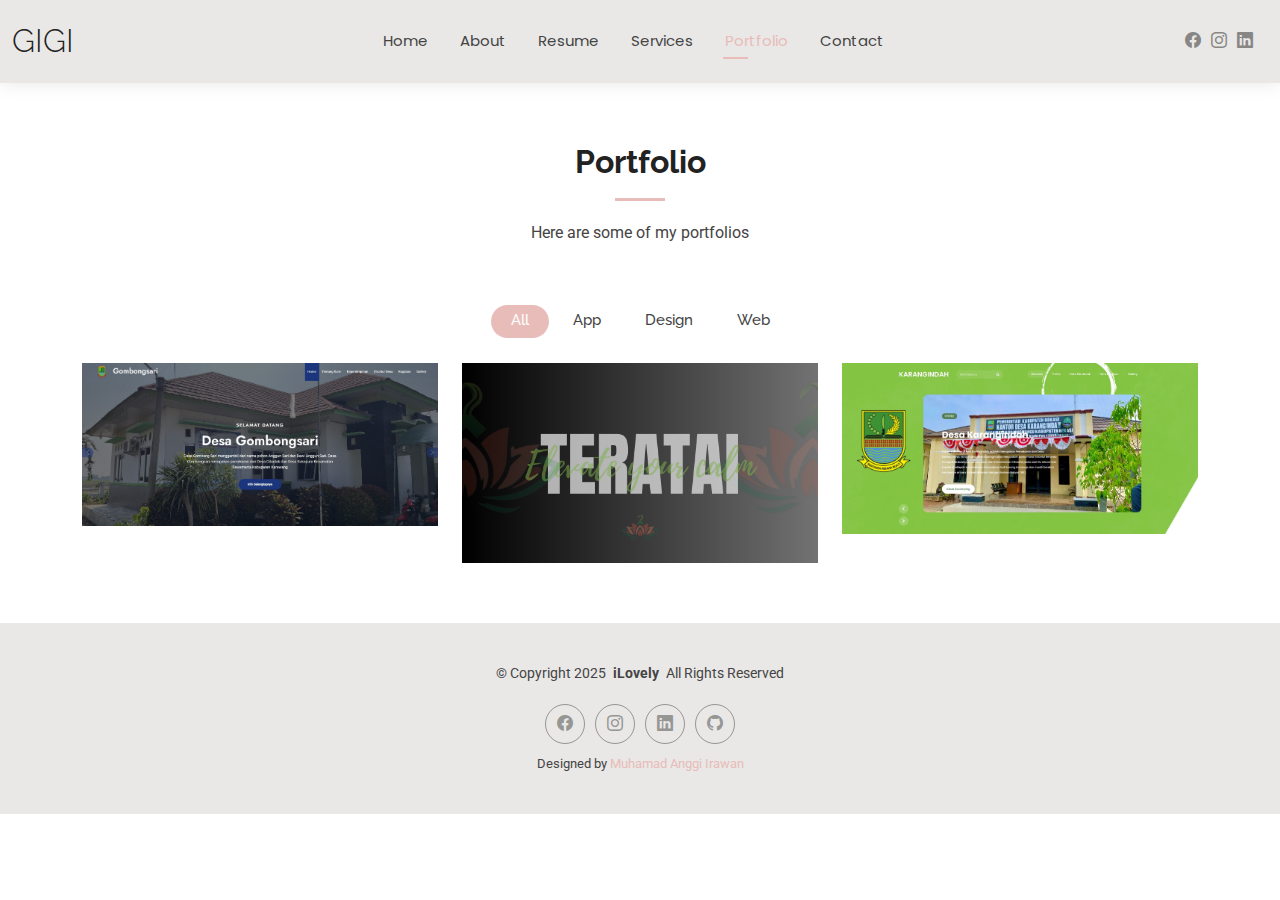
<file: portfolio.html>
<!DOCTYPE html>
<html lang="en">

<head>
  <meta charset="utf-8">
  <meta content="width=device-width, initial-scale=1.0" name="viewport">
  <title>Portfolio | Muhamad Anggi Irawan</title>
  <meta name="description" content="">
  <meta name="keywords" content="">

  <!-- Favicons -->
  <link href="assets/img/tab-logo.png" rel="icon">
  <link href="assets/img/tab-logo.png" rel="Tab Logo">

  <!-- Fonts -->
  <link href="https://fonts.googleapis.com" rel="preconnect">
  <link href="https://fonts.gstatic.com" rel="preconnect" crossorigin>
  <link href="https://fonts.googleapis.com/css2?family=Roboto:ital,wght@0,100;0,300;0,400;0,500;0,700;0,900;1,100;1,300;1,400;1,500;1,700;1,900&family=Poppins:ital,wght@0,100;0,200;0,300;0,400;0,500;0,600;0,700;0,800;0,900;1,100;1,200;1,300;1,400;1,500;1,600;1,700;1,800;1,900&family=Raleway:ital,wght@0,100;0,200;0,300;0,400;0,500;0,600;0,700;0,800;0,900;1,100;1,200;1,300;1,400;1,500;1,600;1,700;1,800;1,900&display=swap" rel="stylesheet">

  <!-- Vendor CSS Files -->
  <link href="assets/vendor/bootstrap/css/bootstrap.min.css" rel="stylesheet">
  <link href="assets/vendor/bootstrap-icons/bootstrap-icons.css" rel="stylesheet">
  <link href="assets/vendor/aos/aos.css" rel="stylesheet">
  <link href="assets/vendor/swiper/swiper-bundle.min.css" rel="stylesheet">
  <link href="assets/vendor/glightbox/css/glightbox.min.css" rel="stylesheet">

  <!-- Main CSS File -->
  <link href="assets/css/main.css" rel="stylesheet">

  <!-- =======================================================
  * Template Name: Kelly
  * Template URL: https://bootstrapmade.com/kelly-free-bootstrap-cv-resume-html-template/
  * Updated: Aug 07 2024 with Bootstrap v5.3.3
  * Author: BootstrapMade.com
  * License: https://bootstrapmade.com/license/
  ======================================================== -->
</head>

<body class="portfolio-page">

  <header id="header" class="header d-flex align-items-center light-background sticky-top">
    <div class="container-fluid position-relative d-flex align-items-center justify-content-between">

      <a href="index.html" class="logo d-flex align-items-center me-auto me-xl-0">
        <!-- Uncomment the line below if you also wish to use an image logo -->
        <!-- <img src="assets/img/logo.png" alt=""> -->
        <h1 class="sitename">Gigi</h1>
      </a>

      <nav id="navmenu" class="navmenu">
        <ul>
          <li><a href="index.html">Home</a></li>
          <li><a href="about.html">About</a></li>
          <li><a href="resume.html">Resume</a></li>
          <li><a href="services.html">Services</a></li>
          <li><a href="portfolio.html" class="active">Portfolio</a></li>
          <!-- <li class="dropdown"><a href="#"><span>Dropdown</span> <i class="bi bi-chevron-down toggle-dropdown"></i></a>
            <ul>
              <li><a href="#">Dropdown 1</a></li>
              <li class="dropdown"><a href="#"><span>Deep Dropdown</span> <i class="bi bi-chevron-down toggle-dropdown"></i></a>
                <ul>
                  <li><a href="#">Deep Dropdown 1</a></li>
                  <li><a href="#">Deep Dropdown 2</a></li>
                  <li><a href="#">Deep Dropdown 3</a></li>
                  <li><a href="#">Deep Dropdown 4</a></li>
                  <li><a href="#">Deep Dropdown 5</a></li>
                </ul>
              </li>
              <li><a href="#">Dropdown 2</a></li>
              <li><a href="#">Dropdown 3</a></li>
              <li><a href="#">Dropdown 4</a></li>
            </ul>
          </li> -->
          <li><a href="contact.html">Contact</a></li>
        </ul>
        <i class="mobile-nav-toggle d-xl-none bi bi-list"></i>
      </nav>

      <div class="header-social-links">
        <a href="https://www.facebook.com/anggi.irawan.666/" class="facebook" target="_blank"><i class="bi bi-facebook"></i></a>
        <a href="https://www.instagram.com/anggi_irawan20/" class="instagram" target="_blank"><i class="bi bi-instagram"></i></a>
        <a href="https://www.linkedin.com/in/muhamad-anggi-irawan-24089a234/" class="linkedin" target="_blank"><i class="bi bi-linkedin"></i></a>
      </div>

    </div>
  </header>

  <main class="main">

    <!-- Portfolio Section -->
    <section id="portfolio" class="portfolio section">

      <!-- Section Title -->
      <div class="container section-title" data-aos="fade-up">
        <h2>Portfolio</h2>
        <p>Here are some of my portfolios</p>
      </div><!-- End Section Title -->

      <div class="container">

        <div class="isotope-layout" data-default-filter="*" data-layout="masonry" data-sort="original-order">

          <ul class="portfolio-filters isotope-filters" data-aos="fade-up" data-aos-delay="100">
            <li data-filter="*" class="filter-active">All</li>
            <li data-filter=".filter-app">App</li>
            <li data-filter=".filter-product">Design</li>
            <li data-filter=".filter-branding">Web</li>
          </ul><!-- End Portfolio Filters -->

          <div class="row gy-4 isotope-container" data-aos="fade-up" data-aos-delay="200">

            <!-- <div class="col-lg-4 col-md-6 portfolio-item isotope-item filter-app">
              <img src="assets/img/masonry-portfolio/masonry-portfolio-1.jpg" class="img-fluid" alt="">
              <div class="portfolio-info">
                <h4>App 1</h4>
                <p>Lorem ipsum, dolor sit</p>
                <a href="assets/img/masonry-portfolio/masonry-portfolio-1.jpg" title="App 1" data-gallery="portfolio-gallery-app" class="glightbox preview-link"><i class="bi bi-zoom-in"></i></a>
                <a href="portfolio-teratai.html" title="More Details" class="details-link"><i class="bi bi-link-45deg"></i></a>
              </div>
            </div>  -->
            <!-- End Portfolio Item -->

            <div class="col-lg-4 col-md-6 portfolio-item isotope-item filter-branding">
              <img src="assets/img/masonry-portfolio/Gombong/1.jpg" class="img-fluid" alt="">
              <div class="portfolio-info">
                <h4>Desa Gombongsari</h4>
                <p>Landing Page Website</p>
                <a href="assets/img/masonry-portfolio/Gombong/1.jpg" title="" data-gallery="portfolio-gallery-branding" class="glightbox preview-link"><i class="bi bi-zoom-in"></i></a>
                <a href="portfolio-gombong.html" title="More Details" class="details-link"><i class="bi bi-link-45deg"></i></a>
              </div>
            </div><!-- End Portfolio Item -->

            <div class="col-lg-4 col-md-6 portfolio-item isotope-item filter-product">
              <img src="assets/img/masonry-portfolio/Teratai/TERATAI BANNER.png" class="img-fluid" alt="">
              <div class="portfolio-info">
                <h4>Teratai & Co</h4>
                <p>Brand Design</p>
                <a href="assets/img/masonry-portfolio/Teratai/TERATAI BANNER.png" title="" data-gallery="portfolio-gallery-product" class="glightbox preview-link"><i class="bi bi-zoom-in"></i></a>
                <a href="portfolio-teratai.html" title="More Details" class="details-link"><i class="bi bi-link-45deg"></i></a>
              </div>
            </div><!-- End Portfolio Item -->

            <div class="col-lg-4 col-md-6 portfolio-item isotope-item filter-branding">
              <img src="assets/img/masonry-portfolio/Karangindah/1.jpg" class="img-fluid" alt="">
              <div class="portfolio-info">
                <h4>Desa Karangindah</h4>
                <p>Landing Page Website</p>
                <a href="assets/img/masonry-portfolio/Karangindah/1.jpg" title="" data-gallery="portfolio-gallery-branding" class="glightbox preview-link"><i class="bi bi-zoom-in"></i></a>
                <a href="portfolio-karangindah.html" title="More Details" class="details-link"><i class="bi bi-link-45deg"></i></a>
              </div>
            </div><!-- End Portfolio Item -->

          </div><!-- End Portfolio Container -->

        </div>

      </div>

    </section><!-- /Portfolio Section -->

  </main>

  <footer id="footer" class="footer light-background">

    <div class="container">
      <div class="copyright text-center ">
        <p>© <span>Copyright 2025</span> <strong class="px-1 sitename">iLovely</strong> <span>All Rights Reserved<br></span></p>
      </div>
      <div class="social-links d-flex justify-content-center">
        <a href="https://www.facebook.com/anggi.irawan.666/" target="_blank"><i class="bi bi-facebook"></i></a>
        <a href="https://www.instagram.com/anggi_irawan20/" target="_blank"><i class="bi bi-instagram"></i></a>
        <a href="https://www.linkedin.com/in/muhamad-anggi-irawan-24089a234/" target="_blank"><i class="bi bi-linkedin"></i></a>
        <a href="https://github.com/iLovely20" target="_blank"><i class="bi bi-github"></i></a>
      </div>
      <div class="credits">
        <!-- All the links in the footer should remain intact. -->
        <!-- You can delete the links only if you've purchased the pro version. -->
        <!-- Licensing information: https://bootstrapmade.com/license/ -->
        <!-- Purchase the pro version with working PHP/AJAX contact form: [buy-url] -->
        Designed by <a href="https://github.com/iLovely20">Muhamad Anggi Irawan</a> 
      </div>
    </div>

  </footer>

  <!-- Scroll Top -->
  <a href="#" id="scroll-top" class="scroll-top d-flex align-items-center justify-content-center"><i class="bi bi-arrow-up-short"></i></a>

  <!-- Preloader -->
  <div id="preloader"></div>

  <!-- Vendor JS Files -->
  <script src="assets/vendor/bootstrap/js/bootstrap.bundle.min.js"></script>
  <script src="assets/vendor/php-email-form/validate.js"></script>
  <script src="assets/vendor/aos/aos.js"></script>
  <script src="assets/vendor/waypoints/noframework.waypoints.js"></script>
  <script src="assets/vendor/purecounter/purecounter_vanilla.js"></script>
  <script src="assets/vendor/swiper/swiper-bundle.min.js"></script>
  <script src="assets/vendor/glightbox/js/glightbox.min.js"></script>
  <script src="assets/vendor/imagesloaded/imagesloaded.pkgd.min.js"></script>
  <script src="assets/vendor/isotope-layout/isotope.pkgd.min.js"></script>

  <!-- Main JS File -->
  <script src="assets/js/main.js"></script>

</body>

</html>
</file>
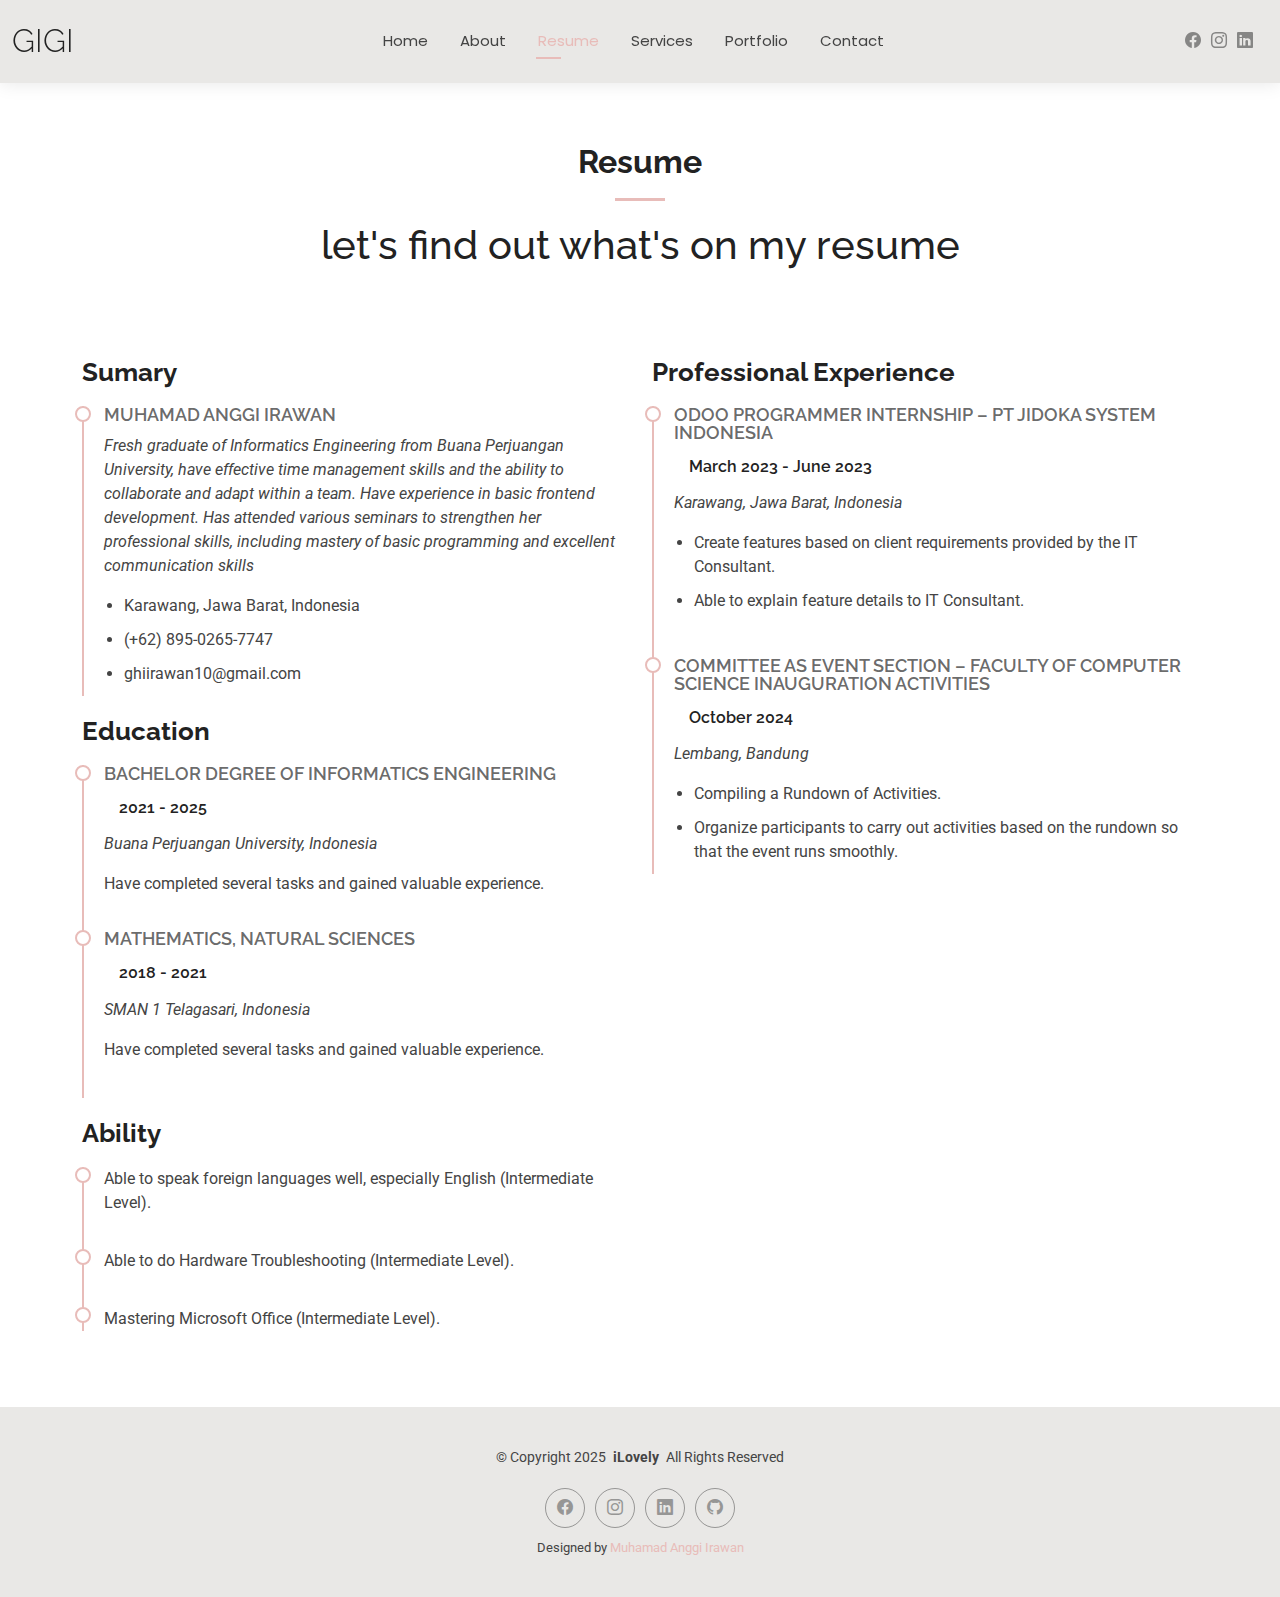
<file: resume.html>
<!DOCTYPE html>
<html lang="en">

<head>
  <meta charset="utf-8">
  <meta content="width=device-width, initial-scale=1.0" name="viewport">
  <title>Portfolio | Muhamad Anggi Irawan</title>
  <meta name="description" content="">
  <meta name="keywords" content="">

  <!-- Favicons -->
  <link href="assets/img/tab-logo.png" rel="icon">
  <link href="assets/img/tab-logo.png" rel="Tab Logo">

  <!-- Fonts -->
  <link href="https://fonts.googleapis.com" rel="preconnect">
  <link href="https://fonts.gstatic.com" rel="preconnect" crossorigin>
  <link href="https://fonts.googleapis.com/css2?family=Roboto:ital,wght@0,100;0,300;0,400;0,500;0,700;0,900;1,100;1,300;1,400;1,500;1,700;1,900&family=Poppins:ital,wght@0,100;0,200;0,300;0,400;0,500;0,600;0,700;0,800;0,900;1,100;1,200;1,300;1,400;1,500;1,600;1,700;1,800;1,900&family=Raleway:ital,wght@0,100;0,200;0,300;0,400;0,500;0,600;0,700;0,800;0,900;1,100;1,200;1,300;1,400;1,500;1,600;1,700;1,800;1,900&display=swap" rel="stylesheet">

  <!-- Vendor CSS Files -->
  <link href="assets/vendor/bootstrap/css/bootstrap.min.css" rel="stylesheet">
  <link href="assets/vendor/bootstrap-icons/bootstrap-icons.css" rel="stylesheet">
  <link href="assets/vendor/aos/aos.css" rel="stylesheet">
  <link href="assets/vendor/swiper/swiper-bundle.min.css" rel="stylesheet">
  <link href="assets/vendor/glightbox/css/glightbox.min.css" rel="stylesheet">

  <!-- Main CSS File -->
  <link href="assets/css/main.css" rel="stylesheet">

  <!-- =======================================================
  * Template Name: Kelly
  * Template URL: https://bootstrapmade.com/kelly-free-bootstrap-cv-resume-html-template/
  * Updated: Aug 07 2024 with Bootstrap v5.3.3
  * Author: BootstrapMade.com
  * License: https://bootstrapmade.com/license/
  ======================================================== -->
</head>

<body class="resume-page">

  <header id="header" class="header d-flex align-items-center light-background sticky-top">
    <div class="container-fluid position-relative d-flex align-items-center justify-content-between">

      <a href="index.html" class="logo d-flex align-items-center me-auto me-xl-0">
        <!-- Uncomment the line below if you also wish to use an image logo -->
        <!-- <img src="assets/img/logo.png" alt=""> -->
        <h1 class="sitename">Gigi</h1>
      </a>

      <nav id="navmenu" class="navmenu">
        <ul>
          <li><a href="index.html">Home</a></li>
          <li><a href="about.html">About</a></li>
          <li><a href="resume.html" class="active">Resume</a></li>
          <li><a href="services.html">Services</a></li>
          <li><a href="portfolio.html">Portfolio</a></li>
          <!-- <li class="dropdown"><a href="#"><span>Dropdown</span> <i class="bi bi-chevron-down toggle-dropdown"></i></a>
            <ul>
              <li><a href="#">Dropdown 1</a></li>
              <li class="dropdown"><a href="#"><span>Deep Dropdown</span> <i class="bi bi-chevron-down toggle-dropdown"></i></a>
                <ul>
                  <li><a href="#">Deep Dropdown 1</a></li>
                  <li><a href="#">Deep Dropdown 2</a></li>
                  <li><a href="#">Deep Dropdown 3</a></li>
                  <li><a href="#">Deep Dropdown 4</a></li>
                  <li><a href="#">Deep Dropdown 5</a></li>
                </ul>
              </li>
              <li><a href="#">Dropdown 2</a></li>
              <li><a href="#">Dropdown 3</a></li>
              <li><a href="#">Dropdown 4</a></li>
            </ul>
          </li> -->
          <li><a href="contact.html">Contact</a></li>
        </ul>
        <i class="mobile-nav-toggle d-xl-none bi bi-list"></i>
      </nav>

      <div class="header-social-links">
        <a href="https://www.facebook.com/anggi.irawan.666/" class="facebook" target="_blank"><i class="bi bi-facebook"></i></a>
        <a href="https://www.instagram.com/anggi_irawan20/" class="instagram" target="_blank"><i class="bi bi-instagram"></i></a>
        <a href="https://www.linkedin.com/in/muhamad-anggi-irawan-24089a234/" class="linkedin" target="_blank"><i class="bi bi-linkedin"></i></a>
      </div>

    </div>
  </header>

  <main class="main">

    <!-- Resume Section -->
    <section id="resume" class="resume section">

      <!-- Section Title -->
      <div class="container section-title" data-aos="fade-up">
        <h2>Resume</h2>
        <h1>let's find out what's on my resume</h1>
      </div><!-- End Section Title -->

      <div class="container">

        <div class="row">

          <div class="col-lg-6" data-aos="fade-up" data-aos-delay="100">
            <h3 class="resume-title">Sumary</h3>

            <div class="resume-item pb-0">
              <h4>Muhamad Anggi Irawan</h4>
              <p><em>Fresh graduate of Informatics Engineering from Buana Perjuangan University, have effective time management skills and the ability to collaborate and adapt within a team. Have experience in basic frontend development. Has attended various seminars to strengthen her professional skills, including mastery of basic programming and excellent communication skills</em></p>
              <ul>
                <li>Karawang, Jawa Barat, Indonesia</li>
                <li>(+62) 895-0265-7747</li>
                <li>ghiirawan10@gmail.com</li>
              </ul>
            </div><!-- Edn Resume Item -->

            <h3 class="resume-title">Education</h3>
            <div class="resume-item">
              <h4>Bachelor Degree of Informatics Engineering</h4>
              <h5>2021 - 2025</h5>
              <p><em>Buana Perjuangan University, Indonesia</em></p>
              <p>Have completed several tasks and gained valuable experience.</p>
            </div><!-- Edn Resume Item -->
            <div class="resume-item">
              <h4>Mathematics, Natural Sciences</h4>
              <h5>2018 - 2021</h5>
              <p><em>SMAN 1 Telagasari, Indonesia</em></p>
              <p>Have completed several tasks and gained valuable experience.</p>
            </div><!-- Edn Resume Item -->

            <h3 class="resume-title">Ability</h3>
            <div class="resume-item">
              <p>Able to speak foreign languages well, especially English (Intermediate Level).</p>
            </div><!-- Edn Resume Item -->
            <div class="resume-item">
              <p>Able to do Hardware Troubleshooting (Intermediate Level).</p>
            </div><!-- Edn Resume Item -->
            <div class="resume-item">
              <p>Mastering Microsoft Office (Intermediate Level).</p>
            </div><!-- Edn Resume Item -->

          

          </div>

          <div class="col-lg-6" data-aos="fade-up" data-aos-delay="200">
            <h3 class="resume-title">Professional Experience</h3>
            <div class="resume-item">
              <h4>Odoo Programmer Internship – PT Jidoka System Indonesia</h4>
              <h5>March 2023 - June 2023</h5>
              <p><em>Karawang, Jawa Barat, Indonesia</em></p>
              <ul>
                <li>Create features based on client requirements provided by the IT Consultant.</li>
                <li>Able to explain feature details to IT Consultant. </li>
              </ul>
            </div><!-- Edn Resume Item -->

            <div class="resume-item">
              <h4>Committee as Event Section – Faculty of Computer Science Inauguration Activities</h4>
              <h5>October 2024</h5>
              <p><em>Lembang, Bandung</em></p>
              <ul>
                <li>Compiling a Rundown of Activities.</li>
                <li>Organize participants to carry out activities based on the rundown so that the event runs smoothly.</li>
              </ul>
            </div><!-- Edn Resume Item -->

          </div>

        </div>

      </div>

    </section><!-- /Resume Section -->

  </main>

  <footer id="footer" class="footer light-background">

    <div class="container">
      <div class="copyright text-center ">
        <p>© <span>Copyright 2025</span> <strong class="px-1 sitename">iLovely</strong> <span>All Rights Reserved<br></span></p>
      </div>
      <div class="social-links d-flex justify-content-center">
        <a href="https://www.facebook.com/anggi.irawan.666/" target="_blank"><i class="bi bi-facebook"></i></a>
        <a href="https://www.instagram.com/anggi_irawan20/" target="_blank"><i class="bi bi-instagram"></i></a>
        <a href="https://www.linkedin.com/in/muhamad-anggi-irawan-24089a234/" target="_blank"><i class="bi bi-linkedin"></i></a>
        <a href="https://github.com/iLovely20" target="_blank"><i class="bi bi-github"></i></a>
      </div>
      <div class="credits">
        <!-- All the links in the footer should remain intact. -->
        <!-- You can delete the links only if you've purchased the pro version. -->
        <!-- Licensing information: https://bootstrapmade.com/license/ -->
        <!-- Purchase the pro version with working PHP/AJAX contact form: [buy-url] -->
        Designed by <a href="https://github.com/iLovely20">Muhamad Anggi Irawan</a> 
      </div>
    </div>

  </footer>

  <!-- Scroll Top -->
  <a href="#" id="scroll-top" class="scroll-top d-flex align-items-center justify-content-center"><i class="bi bi-arrow-up-short"></i></a>

  <!-- Preloader -->
  <div id="preloader"></div>

  <!-- Vendor JS Files -->
  <script src="assets/vendor/bootstrap/js/bootstrap.bundle.min.js"></script>
  <script src="assets/vendor/php-email-form/validate.js"></script>
  <script src="assets/vendor/aos/aos.js"></script>
  <script src="assets/vendor/waypoints/noframework.waypoints.js"></script>
  <script src="assets/vendor/purecounter/purecounter_vanilla.js"></script>
  <script src="assets/vendor/swiper/swiper-bundle.min.js"></script>
  <script src="assets/vendor/glightbox/js/glightbox.min.js"></script>
  <script src="assets/vendor/imagesloaded/imagesloaded.pkgd.min.js"></script>
  <script src="assets/vendor/isotope-layout/isotope.pkgd.min.js"></script>

  <!-- Main JS File -->
  <script src="assets/js/main.js"></script>

</body>

</html>
</file>
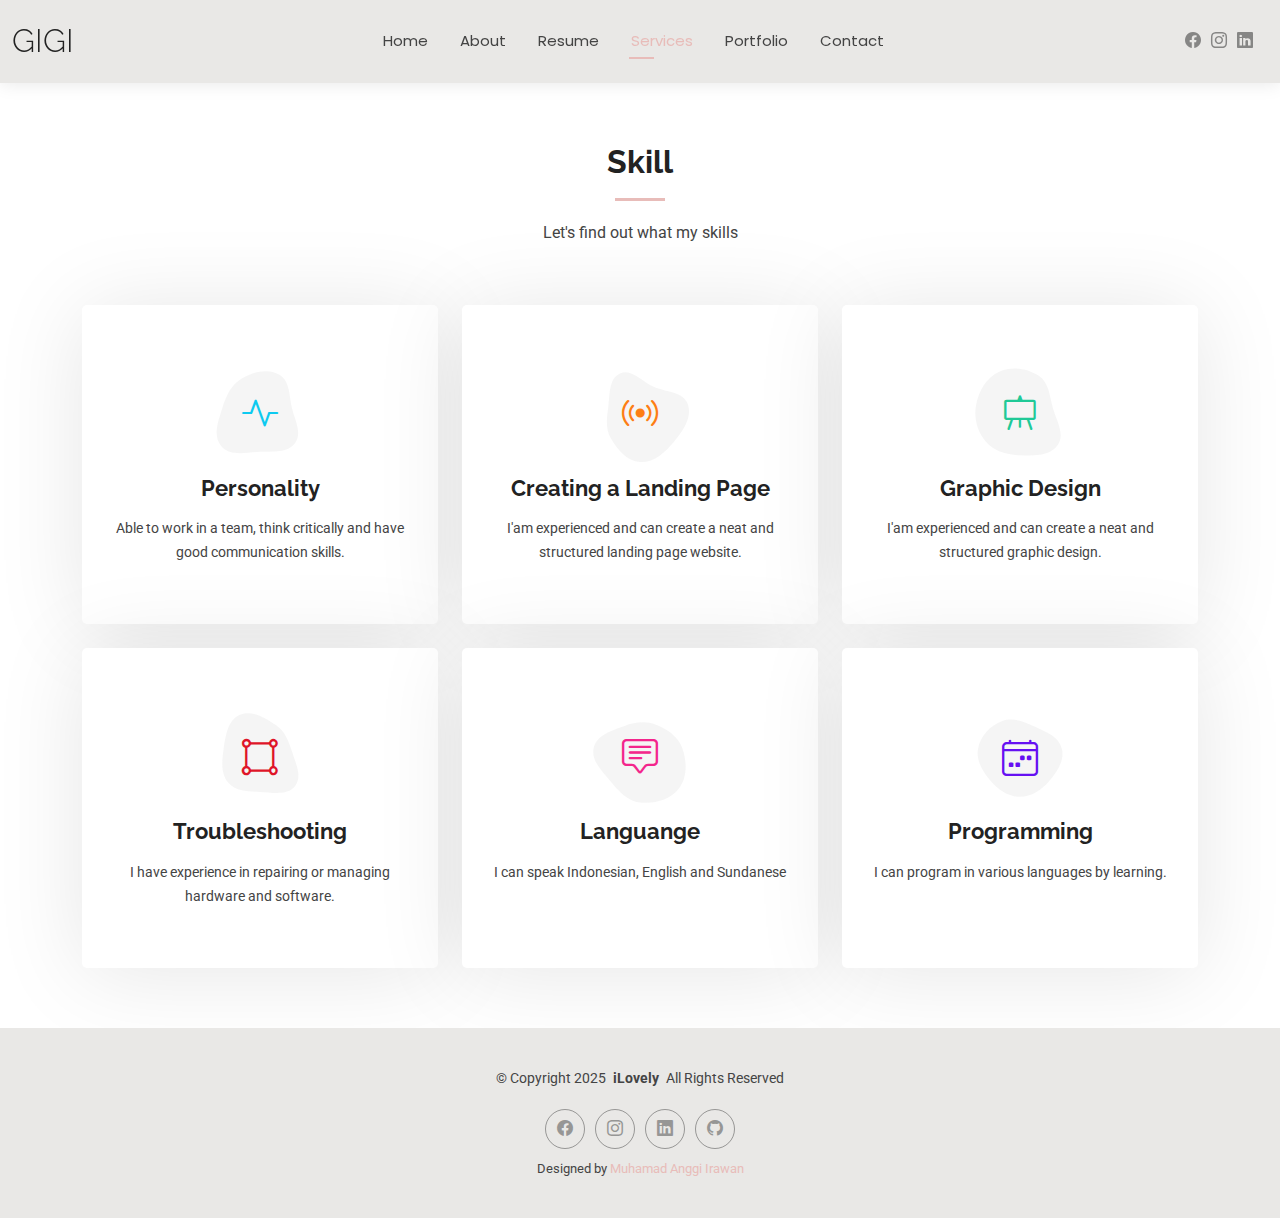
<file: services.html>
<!DOCTYPE html>
<html lang="en">

<head>
  <meta charset="utf-8">
  <meta content="width=device-width, initial-scale=1.0" name="viewport">
  <title>Portfolio | Muhamad Anggi Irawan</title>
  <meta name="description" content="">
  <meta name="keywords" content="">

  <!-- Favicons -->
  <link href="assets/img/tab-logo.png" rel="icon">
  <link href="assets/img/tab-logo.png" rel="Tab Logo">

  <!-- Fonts -->
  <link href="https://fonts.googleapis.com" rel="preconnect">
  <link href="https://fonts.gstatic.com" rel="preconnect" crossorigin>
  <link href="https://fonts.googleapis.com/css2?family=Roboto:ital,wght@0,100;0,300;0,400;0,500;0,700;0,900;1,100;1,300;1,400;1,500;1,700;1,900&family=Poppins:ital,wght@0,100;0,200;0,300;0,400;0,500;0,600;0,700;0,800;0,900;1,100;1,200;1,300;1,400;1,500;1,600;1,700;1,800;1,900&family=Raleway:ital,wght@0,100;0,200;0,300;0,400;0,500;0,600;0,700;0,800;0,900;1,100;1,200;1,300;1,400;1,500;1,600;1,700;1,800;1,900&display=swap" rel="stylesheet">

  <!-- Vendor CSS Files -->
  <link href="assets/vendor/bootstrap/css/bootstrap.min.css" rel="stylesheet">
  <link href="assets/vendor/bootstrap-icons/bootstrap-icons.css" rel="stylesheet">
  <link href="assets/vendor/aos/aos.css" rel="stylesheet">
  <link href="assets/vendor/swiper/swiper-bundle.min.css" rel="stylesheet">
  <link href="assets/vendor/glightbox/css/glightbox.min.css" rel="stylesheet">

  <!-- Main CSS File -->
  <link href="assets/css/main.css" rel="stylesheet">

  <!-- =======================================================
  * Template Name: Kelly
  * Template URL: https://bootstrapmade.com/kelly-free-bootstrap-cv-resume-html-template/
  * Updated: Aug 07 2024 with Bootstrap v5.3.3
  * Author: BootstrapMade.com
  * License: https://bootstrapmade.com/license/
  ======================================================== -->
</head>

<body class="services-page">

  <header id="header" class="header d-flex align-items-center light-background sticky-top">
    <div class="container-fluid position-relative d-flex align-items-center justify-content-between">

      <a href="index.html" class="logo d-flex align-items-center me-auto me-xl-0">
        <!-- Uncomment the line below if you also wish to use an image logo -->
        <!-- <img src="assets/img/logo.png" alt=""> -->
        <h1 class="sitename">Gigi</h1>
      </a>

      <nav id="navmenu" class="navmenu">
        <ul>
          <li><a href="index.html">Home</a></li>
          <li><a href="about.html">About</a></li>
          <li><a href="resume.html">Resume</a></li>
          <li><a href="services.html" class="active">Services</a></li>
          <li><a href="portfolio.html">Portfolio</a></li>
          <!-- <li class="dropdown"><a href="#"><span>Dropdown</span> <i class="bi bi-chevron-down toggle-dropdown"></i></a>
            <ul>
              <li><a href="#">Dropdown 1</a></li>
              <li class="dropdown"><a href="#"><span>Deep Dropdown</span> <i class="bi bi-chevron-down toggle-dropdown"></i></a>
                <ul>
                  <li><a href="#">Deep Dropdown 1</a></li>
                  <li><a href="#">Deep Dropdown 2</a></li>
                  <li><a href="#">Deep Dropdown 3</a></li>
                  <li><a href="#">Deep Dropdown 4</a></li>
                  <li><a href="#">Deep Dropdown 5</a></li>
                </ul>
              </li>
              <li><a href="#">Dropdown 2</a></li>
              <li><a href="#">Dropdown 3</a></li>
              <li><a href="#">Dropdown 4</a></li>
            </ul>
          </li> -->
          <li><a href="contact.html">Contact</a></li>
        </ul>
        <i class="mobile-nav-toggle d-xl-none bi bi-list"></i>
      </nav>

      <div class="header-social-links">
        <a href="https://www.facebook.com/anggi.irawan.666/" class="facebook" target="_blank"><i class="bi bi-facebook"></i></a>
        <a href="https://www.instagram.com/anggi_irawan20/" class="instagram" target="_blank"><i class="bi bi-instagram"></i></a>
        <a href="https://www.linkedin.com/in/muhamad-anggi-irawan-24089a234/" class="linkedin" target="_blank"><i class="bi bi-linkedin"></i></a>
      </div>

    </div>
  </header>

  <main class="main">

    <!-- Services Section -->
    <section id="services" class="services section">

      <!-- Section Title -->
      <div class="container section-title" data-aos="fade-up">
        <h2>Skill</h2>
        <p>Let's find out what my skills</p>
      </div><!-- End Section Title -->

      <div class="container">

        <div class="row gy-4">

          <div class="col-lg-4 col-md-6" data-aos="fade-up" data-aos-delay="100">
            <div class="service-item item-cyan position-relative">
              <div class="icon">
                <svg width="100" height="100" viewBox="0 0 600 600" xmlns="http://www.w3.org/2000/svg">
                  <path stroke="none" stroke-width="0" fill="#f5f5f5" d="M300,521.0016835830174C376.1290562159157,517.8887921683347,466.0731472004068,529.7835943286574,510.70327084640275,468.03025145048787C554.3714126377745,407.6079735673963,508.03601936045806,328.9844924480964,491.2728898941984,256.3432110539036C474.5976632858925,184.082847569629,479.9380746630129,96.60480741107993,416.23090153303,58.64404602377083C348.86323505073057,18.502131276798302,261.93793281208167,40.57373210992963,193.5410806939664,78.93577620505333C130.42746243093433,114.334589627462,98.30271207620316,179.96522072025542,76.75703585869454,249.04625023123273C51.97151888228291,328.5150500222984,13.704378332031375,421.85034740162234,66.52175969318436,486.19268352777647C119.04800174914682,550.1803526380478,217.28368757567262,524.383925680826,300,521.0016835830174"></path>
                </svg>
                <i class="bi bi-activity"></i>
              </div>
              <a href="#" class="stretched-link">
                <h3>Personality</h3>
              </a>
              <p>Able to work in a team, think critically and have good communication skills.</p>
            </div>
          </div><!-- End Service Item -->

          <div class="col-lg-4 col-md-6" data-aos="fade-up" data-aos-delay="200">
            <div class="service-item item-orange position-relative">
              <div class="icon">
                <svg width="100" height="100" viewBox="0 0 600 600" xmlns="http://www.w3.org/2000/svg">
                  <path stroke="none" stroke-width="0" fill="#f5f5f5" d="M300,582.0697525312426C382.5290701553225,586.8405444964366,449.9789794690241,525.3245884688669,502.5850820975895,461.55621195738473C556.606425686781,396.0723002908107,615.8543463187945,314.28637112970534,586.6730223649479,234.56875336149918C558.9533121215079,158.8439757836574,454.9685369536778,164.00468322053177,381.49747125262974,130.76875717737553C312.15926192815925,99.40240125094834,248.97055460311594,18.661163978235184,179.8680185752513,50.54337015887873C110.5421016452524,82.52863877960104,119.82277516462835,180.83849132639028,109.12597500060166,256.43424936330496C100.08760227029461,320.3096726198365,92.17705696193138,384.0621239912766,124.79988738764834,439.7174275375508C164.83382741302287,508.01625554203684,220.96474134820875,577.5009287672846,300,582.0697525312426"></path>
                </svg>
                <i class="bi bi-broadcast"></i>
              </div>
              <a href="#" class="stretched-link">
                <h3>Creating a Landing Page</h3>
              </a>
              <p>I'am experienced and can create a neat and structured landing page website.</p>
            </div>
          </div><!-- End Service Item -->

          <div class="col-lg-4 col-md-6" data-aos="fade-up" data-aos-delay="300">
            <div class="service-item item-teal position-relative">
              <div class="icon">
                <svg width="100" height="100" viewBox="0 0 600 600" xmlns="http://www.w3.org/2000/svg">
                  <path stroke="none" stroke-width="0" fill="#f5f5f5" d="M300,541.5067337569781C382.14930387511276,545.0595476570109,479.8736841581634,548.3450877840088,526.4010558755058,480.5488172755941C571.5218469581645,414.80211281144784,517.5187510058486,332.0715597781072,496.52539010469104,255.14436215662573C477.37192572678356,184.95920475031193,473.57363656557914,105.61284051026155,413.0603344069578,65.22779650032875C343.27470386102294,18.654635553484475,251.2091493199835,5.337323636656869,175.0934190732945,40.62881213300186C97.87086631185822,76.43348514350839,51.98124368387456,156.15599469081315,36.44837278890362,239.84606092416172C21.716077023791087,319.22268207091537,43.775223500013084,401.1760424656574,96.891909868211,461.97329694683043C147.22146801428983,519.5804099606455,223.5754009179313,538.201503339737,300,541.5067337569781"></path>
                </svg>
                <i class="bi bi-easel"></i>
              </div>
              <a href="#" class="stretched-link">
                <h3>Graphic Design</h3>
              </a>
              <p>I'am experienced and can create a neat and structured graphic design.</p>
            </div>
          </div><!-- End Service Item -->

          <div class="col-lg-4 col-md-6" data-aos="fade-up" data-aos-delay="400">
            <div class="service-item item-red position-relative">
              <div class="icon">
                <svg width="100" height="100" viewBox="0 0 600 600" xmlns="http://www.w3.org/2000/svg">
                  <path stroke="none" stroke-width="0" fill="#f5f5f5" d="M300,503.46388370962813C374.79870501325706,506.71871716319447,464.8034551963731,527.1746412648533,510.4981551193396,467.86667711651364C555.9287308511215,408.9015244558933,512.6030010748507,327.5744911775523,490.211057578863,256.5855673507754C471.097692560561,195.9906835881958,447.69079081568157,138.11976852964426,395.19560036434837,102.3242989838813C329.3053358748298,57.3949838291264,248.02791733380457,8.279543830951368,175.87071277845988,42.242879143198664C103.41431057327972,76.34704239035025,93.79494320519305,170.9812938413882,81.28167332365135,250.07896920659033C70.17666984294237,320.27484674793965,64.84698225790005,396.69656628748305,111.28512138212992,450.4950937839243C156.20124167950087,502.5303643271138,231.32542653798444,500.4755392045468,300,503.46388370962813"></path>
                </svg>
                <i class="bi bi-bounding-box-circles"></i>
              </div>
              <a href="#" class="stretched-link">
                <h3>Troubleshooting</h3>
              </a>
              <p>I have experience in repairing or managing hardware and software.</p>
              <a href="#" class="stretched-link"></a>
            </div>
          </div><!-- End Service Item -->

          <div class="col-lg-4 col-md-6" data-aos="fade-up" data-aos-delay="600">
            <div class="service-item item-pink position-relative">
              <div class="icon">
                <svg width="100" height="100" viewBox="0 0 600 600" xmlns="http://www.w3.org/2000/svg">
                  <path stroke="none" stroke-width="0" fill="#f5f5f5" d="M300,566.797414625762C385.7384707136149,576.1784315230908,478.7894351017131,552.8928747891023,531.9192734346935,484.94944893311C584.6109503024035,417.5663521118492,582.489472248146,322.67544863468447,553.9536738515405,242.03673114598146C529.1557734026468,171.96086150256528,465.24506316201064,127.66468636344209,395.9583748389544,100.7403814666027C334.2173773831606,76.7482773500951,269.4350130405921,84.62216499799875,207.1952322260088,107.2889140133804C132.92018162631612,134.33871894543012,41.79353780512637,160.00259165414826,22.644507872594943,236.69541883565114C3.319112789854554,314.0945973066697,72.72355303640163,379.243833228382,124.04198916343866,440.3218312028393C172.9286146004772,498.5055451809895,224.45579914871206,558.5317968840102,300,566.797414625762"></path>
                </svg>
                <i class="bi bi-chat-square-text"></i>
              </div>
              <a href="#" class="stretched-link">
                <h3>Languange</h3>
              </a>
              <p>I can speak Indonesian, English and Sundanese</p>
              <a href="#" class="stretched-link"></a>
            </div>
          </div><!-- End Service Item -->

          <div class="col-lg-4 col-md-6" data-aos="fade-up" data-aos-delay="500">
            <div class="service-item item-indigo position-relative">
              <div class="icon">
                <svg width="100" height="100" viewBox="0 0 600 600" xmlns="http://www.w3.org/2000/svg">
                  <path stroke="none" stroke-width="0" fill="#f5f5f5" d="M300,532.3542879108572C369.38199826031484,532.3153073249985,429.10787420159085,491.63046689027357,474.5244479745417,439.17860296908856C522.8885846962883,383.3225815378663,569.1668002868075,314.3205725914397,550.7432151929288,242.7694973846089C532.6665558377875,172.5657663291529,456.2379748765914,142.6223662098291,390.3689995646985,112.34683881706744C326.66090330228417,83.06452184765237,258.84405631176094,53.51806209861945,193.32584062364296,78.48882559362697C121.61183558270385,105.82097193414197,62.805066853699245,167.19869350419734,48.57481801355237,242.6138429142374C34.843463184063346,315.3850353017275,76.69343916112496,383.4422959591041,125.22947124332185,439.3748458443577C170.7312796277747,491.8107796887764,230.57421082200815,532.3932930995766,300,532.3542879108572"></path>
                </svg>
                <i class="bi bi-calendar4-week icon"></i>
              </div>
              <a href="#" class="stretched-link">
                <h3>Programming</h3>
              </a>
              <p>I can program in various languages by learning.</p>
              <a href="#" class="stretched-link"></a>
            </div>
          </div><!-- End Service Item -->

        </div>

      </div>

    </section><!-- /Services Section -->

  </main>

  <footer id="footer" class="footer light-background">

    <div class="container">
      <div class="copyright text-center ">
        <p>© <span>Copyright 2025</span> <strong class="px-1 sitename">iLovely</strong> <span>All Rights Reserved<br></span></p>
      </div>
      <div class="social-links d-flex justify-content-center">
        <a href="https://www.facebook.com/anggi.irawan.666/" target="_blank"><i class="bi bi-facebook"></i></a>
        <a href="https://www.instagram.com/anggi_irawan20/" target="_blank"><i class="bi bi-instagram"></i></a>
        <a href="https://www.linkedin.com/in/muhamad-anggi-irawan-24089a234/" target="_blank"><i class="bi bi-linkedin"></i></a>
        <a href="https://github.com/iLovely20" target="_blank"><i class="bi bi-github"></i></a>
      </div>
      <div class="credits">
        <!-- All the links in the footer should remain intact. -->
        <!-- You can delete the links only if you've purchased the pro version. -->
        <!-- Licensing information: https://bootstrapmade.com/license/ -->
        <!-- Purchase the pro version with working PHP/AJAX contact form: [buy-url] -->
        Designed by <a href="https://github.com/iLovely20">Muhamad Anggi Irawan</a> 
      </div>
    </div>

  </footer>

  <!-- Scroll Top -->
  <a href="#" id="scroll-top" class="scroll-top d-flex align-items-center justify-content-center"><i class="bi bi-arrow-up-short"></i></a>

  <!-- Preloader -->
  <div id="preloader"></div>

  <!-- Vendor JS Files -->
  <script src="assets/vendor/bootstrap/js/bootstrap.bundle.min.js"></script>
  <script src="assets/vendor/php-email-form/validate.js"></script>
  <script src="assets/vendor/aos/aos.js"></script>
  <script src="assets/vendor/waypoints/noframework.waypoints.js"></script>
  <script src="assets/vendor/purecounter/purecounter_vanilla.js"></script>
  <script src="assets/vendor/swiper/swiper-bundle.min.js"></script>
  <script src="assets/vendor/glightbox/js/glightbox.min.js"></script>
  <script src="assets/vendor/imagesloaded/imagesloaded.pkgd.min.js"></script>
  <script src="assets/vendor/isotope-layout/isotope.pkgd.min.js"></script>

  <!-- Main JS File -->
  <script src="assets/js/main.js"></script>

</body>

</html>
</file>
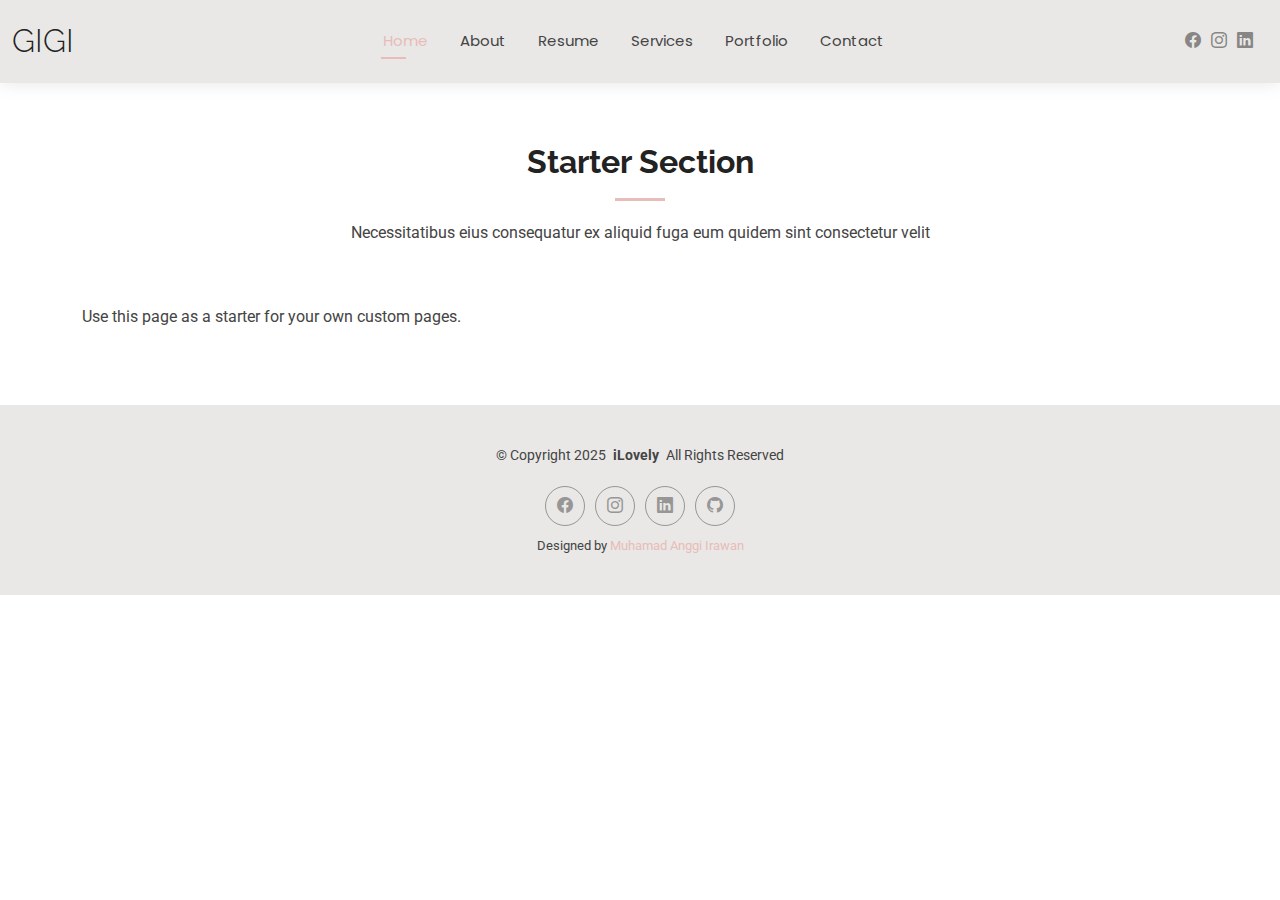
<file: starter-page.html>
<!DOCTYPE html>
<html lang="en">

<head>
  <meta charset="utf-8">
  <meta content="width=device-width, initial-scale=1.0" name="viewport">
  <title>Portfolio | Muhamad Anggi Irawan</title>
  <meta name="description" content="">
  <meta name="keywords" content="">

  <!-- Favicons -->
  <link href="assets/img/tab-logo.png" rel="icon">
  <link href="assets/img/tab-logo.png" rel="Tab Logo">

  <!-- Fonts -->
  <link href="https://fonts.googleapis.com" rel="preconnect">
  <link href="https://fonts.gstatic.com" rel="preconnect" crossorigin>
  <link href="https://fonts.googleapis.com/css2?family=Roboto:ital,wght@0,100;0,300;0,400;0,500;0,700;0,900;1,100;1,300;1,400;1,500;1,700;1,900&family=Poppins:ital,wght@0,100;0,200;0,300;0,400;0,500;0,600;0,700;0,800;0,900;1,100;1,200;1,300;1,400;1,500;1,600;1,700;1,800;1,900&family=Raleway:ital,wght@0,100;0,200;0,300;0,400;0,500;0,600;0,700;0,800;0,900;1,100;1,200;1,300;1,400;1,500;1,600;1,700;1,800;1,900&display=swap" rel="stylesheet">

  <!-- Vendor CSS Files -->
  <link href="assets/vendor/bootstrap/css/bootstrap.min.css" rel="stylesheet">
  <link href="assets/vendor/bootstrap-icons/bootstrap-icons.css" rel="stylesheet">
  <link href="assets/vendor/aos/aos.css" rel="stylesheet">
  <link href="assets/vendor/swiper/swiper-bundle.min.css" rel="stylesheet">
  <link href="assets/vendor/glightbox/css/glightbox.min.css" rel="stylesheet">

  <!-- Main CSS File -->
  <link href="assets/css/main.css" rel="stylesheet">

  <!-- =======================================================
  * Template Name: Kelly
  * Template URL: https://bootstrapmade.com/kelly-free-bootstrap-cv-resume-html-template/
  * Updated: Aug 07 2024 with Bootstrap v5.3.3
  * Author: BootstrapMade.com
  * License: https://bootstrapmade.com/license/
  ======================================================== -->
</head>

<body class="starter-page-page">

  <header id="header" class="header d-flex align-items-center light-background sticky-top">
    <div class="container-fluid position-relative d-flex align-items-center justify-content-between">

      <a href="index.html" class="logo d-flex align-items-center me-auto me-xl-0">
        <!-- Uncomment the line below if you also wish to use an image logo -->
        <!-- <img src="assets/img/logo.png" alt=""> -->
        <h1 class="sitename">Gigi</h1>
      </a>

      <nav id="navmenu" class="navmenu">
        <ul>
          <li><a href="index.html" class="active">Home</a></li>
          <li><a href="about.html">About</a></li>
          <li><a href="resume.html">Resume</a></li>
          <li><a href="services.html">Services</a></li>
          <li><a href="portfolio.html">Portfolio</a></li>
          <!-- <li class="dropdown"><a href="#"><span>Dropdown</span> <i class="bi bi-chevron-down toggle-dropdown"></i></a>
            <ul>
              <li><a href="#">Dropdown 1</a></li>
              <li class="dropdown"><a href="#"><span>Deep Dropdown</span> <i class="bi bi-chevron-down toggle-dropdown"></i></a>
                <ul>
                  <li><a href="#">Deep Dropdown 1</a></li>
                  <li><a href="#">Deep Dropdown 2</a></li>
                  <li><a href="#">Deep Dropdown 3</a></li>
                  <li><a href="#">Deep Dropdown 4</a></li>
                  <li><a href="#">Deep Dropdown 5</a></li>
                </ul>
              </li>
              <li><a href="#">Dropdown 2</a></li>
              <li><a href="#">Dropdown 3</a></li>
              <li><a href="#">Dropdown 4</a></li>
            </ul>
          </li> -->
          <li><a href="contact.html">Contact</a></li>
        </ul>
        <i class="mobile-nav-toggle d-xl-none bi bi-list"></i>
      </nav>

      <div class="header-social-links">
        <a href="https://www.facebook.com/anggi.irawan.666/" class="facebook" target="_blank"><i class="bi bi-facebook"></i></a>
        <a href="https://www.instagram.com/anggi_irawan20/" class="instagram" target="_blank"><i class="bi bi-instagram"></i></a>
        <a href="https://www.linkedin.com/in/muhamad-anggi-irawan-24089a234/" class="linkedin" target="_blank"><i class="bi bi-linkedin"></i></a>
      </div>

    </div>
  </header>

  <main class="main">

    <!-- Starter Section Section -->
    <section id="starter-section" class="starter-section section">

      <!-- Section Title -->
      <div class="container section-title" data-aos="fade-up">
        <h2>Starter Section</h2>
        <p>Necessitatibus eius consequatur ex aliquid fuga eum quidem sint consectetur velit</p>
      </div><!-- End Section Title -->

      <div class="container" data-aos="fade-up">
        <p>Use this page as a starter for your own custom pages.</p>
      </div>

    </section><!-- /Starter Section Section -->

  </main>

  <footer id="footer" class="footer light-background">

    <div class="container">
      <div class="copyright text-center ">
        <p>© <span>Copyright 2025</span> <strong class="px-1 sitename">iLovely</strong> <span>All Rights Reserved<br></span></p>
      </div>
      <div class="social-links d-flex justify-content-center">
        <a href="https://www.facebook.com/anggi.irawan.666/" target="_blank"><i class="bi bi-facebook"></i></a>
        <a href="https://www.instagram.com/anggi_irawan20/" target="_blank"><i class="bi bi-instagram"></i></a>
        <a href="https://www.linkedin.com/in/muhamad-anggi-irawan-24089a234/" target="_blank"><i class="bi bi-linkedin"></i></a>
        <a href="https://github.com/iLovely20" target="_blank"><i class="bi bi-github"></i></a>
      </div>
      <div class="credits">
        <!-- All the links in the footer should remain intact. -->
        <!-- You can delete the links only if you've purchased the pro version. -->
        <!-- Licensing information: https://bootstrapmade.com/license/ -->
        <!-- Purchase the pro version with working PHP/AJAX contact form: [buy-url] -->
        Designed by <a href="https://github.com/iLovely20">Muhamad Anggi Irawan</a> 
      </div>
    </div>

  </footer>

  <!-- Scroll Top -->
  <a href="#" id="scroll-top" class="scroll-top d-flex align-items-center justify-content-center"><i class="bi bi-arrow-up-short"></i></a>

  <!-- Preloader -->
  <div id="preloader"></div>

  <!-- Vendor JS Files -->
  <script src="assets/vendor/bootstrap/js/bootstrap.bundle.min.js"></script>
  <script src="assets/vendor/php-email-form/validate.js"></script>
  <script src="assets/vendor/aos/aos.js"></script>
  <script src="assets/vendor/waypoints/noframework.waypoints.js"></script>
  <script src="assets/vendor/purecounter/purecounter_vanilla.js"></script>
  <script src="assets/vendor/swiper/swiper-bundle.min.js"></script>
  <script src="assets/vendor/glightbox/js/glightbox.min.js"></script>
  <script src="assets/vendor/imagesloaded/imagesloaded.pkgd.min.js"></script>
  <script src="assets/vendor/isotope-layout/isotope.pkgd.min.js"></script>

  <!-- Main JS File -->
  <script src="assets/js/main.js"></script>

</body>

</html>
</file>
<file: assets/css/main.css>
/**
* Template Name: Kelly
* Template URL: https://bootstrapmade.com/kelly-free-bootstrap-cv-resume-html-template/
* Updated: Aug 07 2024 with Bootstrap v5.3.3
* Author: BootstrapMade.com
* License: https://bootstrapmade.com/license/
*/

/*--------------------------------------------------------------
# Font & Color Variables
# Help: https://bootstrapmade.com/color-system/
--------------------------------------------------------------*/
/* Fonts */
:root {
  --default-font: "Roboto",  system-ui, -apple-system, "Segoe UI", Roboto, "Helvetica Neue", Arial, "Noto Sans", "Liberation Sans", sans-serif, "Apple Color Emoji", "Segoe UI Emoji", "Segoe UI Symbol", "Noto Color Emoji";
  --heading-font: "Raleway",  sans-serif;
  --nav-font: "Poppins",  sans-serif;
}

/* Global Colors - The following color variables are used throughout the website. Updating them here will change the color scheme of the entire website */
:root { 
  --background-color: #ffffff; /* Background color for the entire website, including individual sections */
  --default-color: #444444; /* Default color used for the majority of the text content across the entire website */
  --heading-color: #222222; /* Color for headings, subheadings and title throughout the website */
  --accent-color: #e8bcb9; /* Accent color that represents your brand on the website. It's used for buttons, links, and other elements that need to stand out */
  --surface-color: #ffffff; /* The surface color is used as a background of boxed elements within sections, such as cards, icon boxes, or other elements that require a visual separation from the global background. */
  --contrast-color: #ffffff; /* Contrast color for text, ensuring readability against backgrounds of accent, heading, or default colors. */
}

/* Nav Menu Colors - The following color variables are used specifically for the navigation menu. They are separate from the global colors to allow for more customization options */
:root {
  --nav-color: #444444;  /* The default color of the main navmenu links */
  --nav-hover-color: #e8bcb9; /* Applied to main navmenu links when they are hovered over or active */
  --nav-mobile-background-color: #ffffff; /* Used as the background color for mobile navigation menu */
  --nav-dropdown-background-color: #ffffff; /* Used as the background color for dropdown items that appear when hovering over primary navigation items */
  --nav-dropdown-color: #444444; /* Used for navigation links of the dropdown items in the navigation menu. */
  --nav-dropdown-hover-color: #e8bcb9; /* Similar to --nav-hover-color, this color is applied to dropdown navigation links when they are hovered over. */
}

/* Color Presets - These classes override global colors when applied to any section or element, providing reuse of the sam color scheme. */

.light-background {
  --background-color: #e9e8e6;
  --surface-color: #ffffff;
}

.dark-background {
  --background-color: #060606;
  --default-color: #ffffff;
  --heading-color: #ffffff;
  --surface-color: #252525;
  --contrast-color: #ffffff;
}

/* Smooth scroll */
:root {
  scroll-behavior: smooth;
}

/*--------------------------------------------------------------
# General Styling & Shared Classes
--------------------------------------------------------------*/
body {
  color: var(--default-color);
  background-color: var(--background-color);
  font-family: var(--default-font);
}

a {
  color: var(--accent-color);
  text-decoration: none;
  transition: 0.3s;
}

a:hover {
  color: color-mix(in srgb, var(--accent-color), transparent 25%);
  text-decoration: none;
}

h1,
h2,
h3,
h4,
h5,
h6 {
  color: var(--heading-color);
  font-family: var(--heading-font);
}

/* PHP Email Form Messages
------------------------------*/
.php-email-form .error-message {
  display: none;
  background: #df1529;
  color: #ffffff;
  text-align: left;
  padding: 15px;
  margin-bottom: 24px;
  font-weight: 600;
}

.php-email-form .sent-message {
  display: none;
  color: #ffffff;
  background: #059652;
  text-align: center;
  padding: 15px;
  margin-bottom: 24px;
  font-weight: 600;
}

.php-email-form .loading {
  display: none;
  background: var(--surface-color);
  text-align: center;
  padding: 15px;
  margin-bottom: 24px;
}

.php-email-form .loading:before {
  content: "";
  display: inline-block;
  border-radius: 50%;
  width: 24px;
  height: 24px;
  margin: 0 10px -6px 0;
  border: 3px solid var(--accent-color);
  border-top-color: var(--surface-color);
  animation: php-email-form-loading 1s linear infinite;
}

@keyframes php-email-form-loading {
  0% {
    transform: rotate(0deg);
  }

  100% {
    transform: rotate(360deg);
  }
}

/*--------------------------------------------------------------
# Global Header
--------------------------------------------------------------*/
.header {
  color: var(--default-color);
  background-color: var(--background-color);
  padding: 15px 0;
  transition: all 0.5s;
  z-index: 997;
  box-shadow: 0px 0 18px rgba(0, 0, 0, 0.1);
}

.header .logo {
  line-height: 1;
}

.header .logo img {
  max-height: 36px;
  margin-right: 8px;
}

.header .logo h1 {
  font-size: 32px;
  margin: 0;
  font-weight: 300;
  text-transform: uppercase;
  color: var(--heading-color);
}

.header .header-social-links {
  padding-right: 15px;
}

.header .header-social-links a {
  color: color-mix(in srgb, var(--default-color), transparent 40%);
  padding-left: 6px;
  display: inline-block;
  transition: 0.3s;
  font-size: 16px;
}

.header .header-social-links a:hover {
  color: var(--accent-color);
}

.header .header-social-links a i {
  line-height: 0px;
}

@media (max-width: 1200px) {
  .header .logo {
    order: 1;
  }

  .header .header-social-links {
    order: 2;
  }

  .header .navmenu {
    order: 3;
  }
}

/*--------------------------------------------------------------
# Navigation Menu
--------------------------------------------------------------*/
/* Desktop Navigation */
@media (min-width: 1200px) {
  .navmenu {
    padding: 0;
  }

  .navmenu ul {
    margin: 0;
    padding: 0;
    display: flex;
    list-style: none;
    align-items: center;
  }

  .navmenu li {
    position: relative;
  }

  .navmenu>ul>li {
    white-space: nowrap;
    padding: 15px 14px;
  }

  .navmenu>ul>li:last-child {
    padding-right: 0;
  }

  .navmenu a,
  .navmenu a:focus {
    color: var(--nav-color);
    font-size: 15px;
    padding: 0 2px;
    font-family: var(--nav-font);
    font-weight: 400;
    display: flex;
    align-items: center;
    justify-content: space-between;
    white-space: nowrap;
    transition: 0.3s;
    position: relative;
  }

  .navmenu a i,
  .navmenu a:focus i {
    font-size: 12px;
    line-height: 0;
    margin-left: 5px;
    transition: 0.3s;
  }

  .navmenu>ul>li>a:before {
    content: "";
    position: absolute;
    height: 2px;
    bottom: -6px;
    left: 0;
    background-color: var(--nav-hover-color);
    visibility: hidden;
    width: 0px;
    transition: all 0.3s ease-in-out 0s;
  }

  .navmenu a:hover:before,
  .navmenu li:hover>a:before,
  .navmenu .active:before {
    visibility: visible;
    width: 25px;
  }

  .navmenu li:hover>a,
  .navmenu .active,
  .navmenu .active:focus {
    color: var(--nav-hover-color);
  }

  .navmenu .dropdown ul {
    margin: 0;
    padding: 10px 0;
    background: var(--nav-dropdown-background-color);
    display: block;
    position: absolute;
    visibility: hidden;
    left: 14px;
    top: 130%;
    opacity: 0;
    transition: 0.3s;
    border-radius: 4px;
    z-index: 99;
    box-shadow: 0px 0px 30px rgba(0, 0, 0, 0.1);
  }

  .navmenu .dropdown ul li {
    min-width: 200px;
  }

  .navmenu .dropdown ul a {
    padding: 10px 20px;
    font-size: 15px;
    text-transform: none;
    color: var(--nav-dropdown-color);
  }

  .navmenu .dropdown ul a i {
    font-size: 12px;
  }

  .navmenu .dropdown ul a:hover,
  .navmenu .dropdown ul .active:hover,
  .navmenu .dropdown ul li:hover>a {
    color: var(--nav-dropdown-hover-color);
  }

  .navmenu .dropdown:hover>ul {
    opacity: 1;
    top: 100%;
    visibility: visible;
  }

  .navmenu .dropdown .dropdown ul {
    top: 0;
    left: -90%;
    visibility: hidden;
  }

  .navmenu .dropdown .dropdown:hover>ul {
    opacity: 1;
    top: 0;
    left: -100%;
    visibility: visible;
  }
}

/* Mobile Navigation */
@media (max-width: 1199px) {
  .mobile-nav-toggle {
    color: var(--nav-color);
    font-size: 28px;
    line-height: 0;
    margin-right: 10px;
    cursor: pointer;
    transition: color 0.3s;
  }

  .navmenu {
    padding: 0;
    z-index: 9997;
  }

  .navmenu ul {
    display: none;
    list-style: none;
    position: absolute;
    inset: 60px 20px 20px 20px;
    padding: 10px 0;
    margin: 0;
    border-radius: 6px;
    background-color: var(--nav-mobile-background-color);
    border: 1px solid color-mix(in srgb, var(--default-color), transparent 90%);
    box-shadow: none;
    overflow-y: auto;
    transition: 0.3s;
    z-index: 9998;
  }

  .navmenu a,
  .navmenu a:focus {
    color: var(--nav-dropdown-color);
    padding: 10px 20px;
    font-family: var(--nav-font);
    font-size: 17px;
    font-weight: 500;
    display: flex;
    align-items: center;
    justify-content: space-between;
    white-space: nowrap;
    transition: 0.3s;
  }

  .navmenu a i,
  .navmenu a:focus i {
    font-size: 12px;
    line-height: 0;
    margin-left: 5px;
    width: 30px;
    height: 30px;
    display: flex;
    align-items: center;
    justify-content: center;
    border-radius: 50%;
    transition: 0.3s;
    background-color: color-mix(in srgb, var(--accent-color), transparent 90%);
  }

  .navmenu a i:hover,
  .navmenu a:focus i:hover {
    background-color: var(--accent-color);
    color: var(--contrast-color);
  }

  .navmenu a:hover,
  .navmenu .active,
  .navmenu .active:focus {
    color: var(--nav-dropdown-hover-color);
  }

  .navmenu .active i,
  .navmenu .active:focus i {
    background-color: var(--accent-color);
    color: var(--contrast-color);
    transform: rotate(180deg);
  }

  .navmenu .dropdown ul {
    position: static;
    display: none;
    z-index: 99;
    padding: 10px 0;
    margin: 10px 20px;
    background-color: var(--nav-dropdown-background-color);
    transition: all 0.5s ease-in-out;
  }

  .navmenu .dropdown ul ul {
    background-color: rgba(33, 37, 41, 0.1);
  }

  .navmenu .dropdown>.dropdown-active {
    display: block;
    background-color: rgba(33, 37, 41, 0.03);
  }

  .mobile-nav-active {
    overflow: hidden;
  }

  .mobile-nav-active .mobile-nav-toggle {
    color: #fff;
    position: absolute;
    font-size: 32px;
    top: 15px;
    right: 15px;
    margin-right: 0;
    z-index: 9999;
  }

  .mobile-nav-active .navmenu {
    position: fixed;
    overflow: hidden;
    inset: 0;
    background: rgba(33, 37, 41, 0.8);
    transition: 0.3s;
  }

  .mobile-nav-active .navmenu>ul {
    display: block;
  }
}


/* CSS */

.button-cv {
  color: var(--contrast-color);
  background: var(--accent-color);
  font-family: var(--heading-font);
  text-transform: uppercase;
  font-weight: 600;
  font-size: 12px;
  letter-spacing: 1px;
  display: inline-block;
  padding: 12px 40px;
  border-radius: 50px;
  transition: 0.5s;
  margin-top: 30px;
}

.button-cv:hover {
  background: color-mix(in srgb, var(--accent-color) 90%, white 20%);
}

.button-wrapper {
  display: flex;
  justify-content: center;
}


@media (min-width: 768px) {
  .button-74 {
    min-width: 120px;
    padding: 0 25px;
  }
}

/*--------------------------------------------------------------
# Global Footer
--------------------------------------------------------------*/
.footer {
  color: var(--default-color);
  background-color: var(--background-color);
  font-size: 14px;
  padding: 40px 0;
  position: relative;
}

.footer .copyright p {
  margin-bottom: 0;
}

.footer .social-links {
  margin-top: 20px;
}

.footer .social-links a {
  display: flex;
  align-items: center;
  justify-content: center;
  width: 40px;
  height: 40px;
  border-radius: 50%;
  border: 1px solid color-mix(in srgb, var(--default-color), transparent 50%);
  font-size: 16px;
  color: color-mix(in srgb, var(--default-color), transparent 50%);
  margin: 0 5px;
  transition: 0.3s;
}

.footer .social-links a:hover {
  color: var(--accent-color);
  border-color: var(--accent-color);
}

.footer .credits {
  margin-top: 10px;
  font-size: 13px;
  text-align: center;
}

/*--------------------------------------------------------------
# Preloader
--------------------------------------------------------------*/
#preloader {
  position: fixed;
  inset: 0;
  z-index: 9999;
  overflow: hidden;
  background-color: var(--background-color);
  transition: all 0.6s ease-out;
  width: 100%;
  height: 100vh;
}

#preloader:before,
#preloader:after {
  content: "";
  position: absolute;
  border: 4px solid var(--accent-color);
  border-radius: 50%;
  animation: animate-preloader 2s cubic-bezier(0, 0.2, 0.8, 1) infinite;
}

#preloader:after {
  animation-delay: -0.5s;
}

@keyframes animate-preloader {
  0% {
    width: 10px;
    height: 10px;
    top: calc(50% - 5px);
    left: calc(50% - 5px);
    opacity: 1;
  }

  100% {
    width: 72px;
    height: 72px;
    top: calc(50% - 36px);
    left: calc(50% - 36px);
    opacity: 0;
  }
}

/*--------------------------------------------------------------
# Scroll Top Button
--------------------------------------------------------------*/
.scroll-top {
  position: fixed;
  visibility: hidden;
  opacity: 0;
  right: 15px;
  bottom: -15px;
  z-index: 99999;
  background-color: var(--accent-color);
  width: 44px;
  height: 44px;
  border-radius: 50px;
  transition: all 0.4s;
}

.scroll-top i {
  font-size: 24px;
  color: var(--contrast-color);
  line-height: 0;
}

.scroll-top:hover {
  background-color: color-mix(in srgb, var(--accent-color), transparent 20%);
  color: var(--contrast-color);
}

.scroll-top.active {
  visibility: visible;
  opacity: 1;
  bottom: 15px;
}

/*--------------------------------------------------------------
# Disable aos animation delay on mobile devices
--------------------------------------------------------------*/
@media screen and (max-width: 768px) {
  [data-aos-delay] {
    transition-delay: 0 !important;
  }
}

/*--------------------------------------------------------------
# Global Page Titles & Breadcrumbs
--------------------------------------------------------------*/
.page-title {
  color: var(--default-color);
  background-color: var(--background-color);
  padding: 25px 0;
  position: relative;
  border-bottom: 1px solid color-mix(in srgb, var(--default-color), transparent 85%);
}

.page-title h1 {
  font-size: 24px;
  font-weight: 400;
}

.page-title .breadcrumbs ol {
  display: flex;
  flex-wrap: wrap;
  list-style: none;
  padding: 0;
  margin: 0;
  font-size: 14px;
  font-weight: 400;
}

.page-title .breadcrumbs ol li+li {
  padding-left: 10px;
}

.page-title .breadcrumbs ol li+li::before {
  content: "/";
  display: inline-block;
  padding-right: 10px;
  color: color-mix(in srgb, var(--default-color), transparent 70%);
}

/*--------------------------------------------------------------
# Global Sections
--------------------------------------------------------------*/
section,
.section {
  color: var(--default-color);
  background-color: var(--background-color);
  padding: 60px 0;
  scroll-margin-top: 100px;
  overflow: clip;
}

@media (max-width: 1199px) {

  section,
  .section {
    scroll-margin-top: 66px;
  }
}

/*--------------------------------------------------------------
# Global Section Titles
--------------------------------------------------------------*/
.section-title {
  text-align: center;
  padding-bottom: 60px;
  position: relative;
}

.section-title h2 {
  font-size: 32px;
  font-weight: 700;
  margin-bottom: 20px;
  padding-bottom: 20px;
  position: relative;
}

.section-title h2:after {
  content: "";
  position: absolute;
  display: block;
  width: 50px;
  height: 3px;
  background: var(--accent-color);
  left: 0;
  right: 0;
  bottom: 0;
  margin: auto;
}

.section-title p {
  margin-bottom: 0;
}

/*--------------------------------------------------------------
# Hero Section
--------------------------------------------------------------*/
.hero {
  width: 100%;
  min-height: calc(100vh - 82px);
  position: relative;
  padding: 80px 0;
  display: flex;
  align-items: center;
  justify-content: center;
}

@media (max-width: 1200px) {
  .hero {
    min-height: calc(100vh - 68px);
  }
}

.hero img {
  position: absolute;
  inset: 0;
  display: block;
  width: 100%;
  height: 100%;
  object-fit: cover;
  z-index: 1;
}

.hero .container {
  position: relative;
  z-index: 3;
}

.hero h2 {
  margin: 0;
  font-size: 48px;
  font-weight: 700;
}

.hero p {
  margin: 10px 0 0 0;
  font-size: 24px;
  color: var(--heading-color);
}

.hero .btn-get-started {
  color: var(--contrast-color);
  background: var(--accent-color);
  font-family: var(--heading-font);
  text-transform: uppercase;
  font-weight: 600;
  font-size: 12px;
  letter-spacing: 1px;
  display: inline-block;
  padding: 12px 40px;
  border-radius: 50px;
  transition: 0.5s;
  margin-top: 30px;
}

.hero .btn-get-started:hover {
  background: color-mix(in srgb, var(--accent-color) 90%, white 20%);
}

@media (max-width: 768px) {
  .hero h2 {
    font-size: 32px;
  }

  .hero p {
    font-size: 18px;
  }
}

/*--------------------------------------------------------------
# About Section
--------------------------------------------------------------*/
.about .content h2 {
  font-weight: 700;
  font-size: 24px;
}

.about .content ul {
  list-style: none;
  padding: 0;
}

.about .content ul li {
  margin-bottom: 20px;
  display: flex;
  align-items: center;
}

.about .content ul strong {
  margin-right: 10px;
}

.about .content ul i {
  font-size: 16px;
  margin-right: 5px;
  color: var(--accent-color);
  line-height: 0;
}

/*--------------------------------------------------------------
# Skills Section
--------------------------------------------------------------*/
.skills .progress {
  height: 60px;
  display: block;
  background: none;
  border-radius: 0;
}

.skills .progress .skill {
  color: var(--heading-color);
  padding: 0;
  margin: 0 0 6px 0;
  text-transform: uppercase;
  display: block;
  font-weight: 600;
  font-family: var(--heading-font);
}

.skills .progress .skill .val {
  float: right;
  font-style: normal;
}

.skills .progress-bar-wrap {
  background: color-mix(in srgb, var(--default-color), transparent 90%);
  height: 10px;
}

.skills .progress-bar {
  width: 1px;
  height: 10px;
  transition: 0.9s;
  background-color: var(--accent-color);
}

/*--------------------------------------------------------------
# Stats Section
--------------------------------------------------------------*/
.stats .stats-item {
  padding: 30px;
  width: 100%;
}

.stats .stats-item span {
  color: var(--heading-color);
  font-size: 48px;
  display: block;
  font-weight: 700;
  margin-bottom: 20px;
  padding-bottom: 20px;
  position: relative;
}

.stats .stats-item span:after {
  content: "";
  position: absolute;
  display: block;
  width: 25px;
  height: 3px;
  background: var(--accent-color);
  left: 0;
  right: 0;
  bottom: 0;
  margin: auto;
}

.stats .stats-item p {
  color: color-mix(in srgb, var(--default-color), transparent 40%);
  padding: 0;
  margin: 0;
  font-family: var(--heading-font);
  font-weight: 500;
}

/*--------------------------------------------------------------
# Testimonials Section
--------------------------------------------------------------*/
.testimonials .section-header {
  margin-bottom: 40px;
}

.testimonials .testimonials-carousel,
.testimonials .testimonials-slider {
  overflow: hidden;
}

.testimonials .testimonial-item {
  text-align: center;
}

.testimonials .testimonial-item .testimonial-img {
  width: 120px;
  border-radius: 50%;
  border: 4px solid var(--background-color);
  margin: 0 auto;
}

.testimonials .testimonial-item h3 {
  font-size: 20px;
  font-weight: bold;
  margin: 10px 0 5px 0;
}

.testimonials .testimonial-item h4 {
  font-size: 14px;
  color: color-mix(in srgb, var(--default-color), transparent 40%);
  margin: 0 0 15px 0;
}

.testimonials .testimonial-item .stars {
  margin-bottom: 15px;
}

.testimonials .testimonial-item .stars i {
  color: #ffc107;
  margin: 0 1px;
}

.testimonials .testimonial-item .quote-icon-left,
.testimonials .testimonial-item .quote-icon-right {
  color: color-mix(in srgb, var(--accent-color), transparent 50%);
  font-size: 26px;
  line-height: 0;
}

.testimonials .testimonial-item .quote-icon-left {
  display: inline-block;
  left: -5px;
  position: relative;
}

.testimonials .testimonial-item .quote-icon-right {
  display: inline-block;
  right: -5px;
  position: relative;
  top: 10px;
  transform: scale(-1, -1);
}

.testimonials .testimonial-item p {
  font-style: italic;
  margin: 0 auto 15px auto;
}

.testimonials .swiper-wrapper {
  height: auto;
}

.testimonials .swiper-pagination {
  margin-top: 20px;
  position: relative;
}

.testimonials .swiper-pagination .swiper-pagination-bullet {
  width: 12px;
  height: 12px;
  opacity: 1;
  background-color: color-mix(in srgb, var(--default-color), transparent 85%);
}

.testimonials .swiper-pagination .swiper-pagination-bullet-active {
  background-color: var(--accent-color);
}

@media (min-width: 992px) {
  .testimonials .testimonial-item p {
    width: 80%;
  }
}

/*--------------------------------------------------------------
# Resume Section
--------------------------------------------------------------*/
.resume .resume-title {
  color: var(--heading-color);
  font-size: 26px;
  font-weight: 700;
  margin-top: 20px;
  margin-bottom: 20px;
}

.resume .resume-item {
  padding: 0 0 20px 20px;
  margin-top: -2px;
  border-left: 2px solid var(--accent-color);
  position: relative;
}

.resume .resume-item h4 {
  line-height: 18px;
  font-size: 18px;
  font-weight: 600;
  text-transform: uppercase;
  color: color-mix(in srgb, var(--default-color), transparent 20%);
  margin-bottom: 10px;
}

.resume .resume-item h5 {
  font-size: 16px;
  padding: 5px 15px;
  display: inline-block;
  font-weight: 600;
  margin-bottom: 10px;
}

.resume .resume-item ul {
  padding-left: 20px;
}

.resume .resume-item ul li {
  padding-bottom: 10px;
}

.resume .resume-item:last-child {
  padding-bottom: 0;
}

.resume .resume-item::before {
  content: "";
  position: absolute;
  width: 16px;
  height: 16px;
  border-radius: 50px;
  left: -9px;
  top: 0;
  background: var(--background-color);
  border: 2px solid var(--accent-color);
}

/*--------------------------------------------------------------
# Services Section
--------------------------------------------------------------*/
.services .service-item {
  background-color: var(--surface-color);
  box-shadow: 0px 5px 90px 0px rgba(0, 0, 0, 0.1);
  height: 100%;
  padding: 60px 30px;
  text-align: center;
  transition: 0.3s;
  border-radius: 5px;
}

.services .service-item .icon {
  margin: 0 auto;
  width: 100px;
  height: 100px;
  display: flex;
  align-items: center;
  justify-content: center;
  transition: ease-in-out 0.3s;
  position: relative;
}

.services .service-item .icon i {
  font-size: 36px;
  transition: 0.5s;
  position: relative;
}

.services .service-item .icon svg {
  position: absolute;
  top: 0;
  left: 0;
}

.services .service-item .icon svg path {
  transition: 0.5s;
  fill: color-mix(in srgb, var(--default-color), transparent 95%);
}

.services .service-item h3 {
  font-weight: 700;
  margin: 10px 0 15px 0;
  font-size: 22px;
}

.services .service-item p {
  line-height: 24px;
  font-size: 14px;
  margin-bottom: 0;
}

.services .service-item:hover {
  box-shadow: 0px 5px 35px 0px rgba(0, 0, 0, 0.1);
}

.services .service-item.item-cyan i {
  color: #0dcaf0;
}

.services .service-item.item-cyan:hover .icon i {
  color: #fff;
}

.services .service-item.item-cyan:hover .icon path {
  fill: #0dcaf0;
}

.services .service-item.item-orange i {
  color: #fd7e14;
}

.services .service-item.item-orange:hover .icon i {
  color: #fff;
}

.services .service-item.item-orange:hover .icon path {
  fill: #fd7e14;
}

.services .service-item.item-teal i {
  color: #20c997;
}

.services .service-item.item-teal:hover .icon i {
  color: #fff;
}

.services .service-item.item-teal:hover .icon path {
  fill: #20c997;
}

.services .service-item.item-red i {
  color: #df1529;
}

.services .service-item.item-red:hover .icon i {
  color: #fff;
}

.services .service-item.item-red:hover .icon path {
  fill: #df1529;
}

.services .service-item.item-indigo i {
  color: #6610f2;
}

.services .service-item.item-indigo:hover .icon i {
  color: #fff;
}

.services .service-item.item-indigo:hover .icon path {
  fill: #6610f2;
}

.services .service-item.item-pink i {
  color: #f3268c;
}

.services .service-item.item-pink:hover .icon i {
  color: #fff;
}

.services .service-item.item-pink:hover .icon path {
  fill: #f3268c;
}

/*--------------------------------------------------------------
# Portfolio Section
--------------------------------------------------------------*/
.portfolio .portfolio-filters {
  padding: 0;
  margin: 0 auto 20px auto;
  list-style: none;
  text-align: center;
}

.portfolio .portfolio-filters li {
  cursor: pointer;
  display: inline-block;
  padding: 8px 20px 10px 20px;
  margin: 0;
  font-size: 15px;
  font-weight: 500;
  line-height: 1;
  margin-bottom: 5px;
  border-radius: 50px;
  transition: all 0.3s ease-in-out;
  font-family: var(--heading-font);
}

.portfolio .portfolio-filters li:hover,
.portfolio .portfolio-filters li.filter-active {
  color: var(--contrast-color);
  background-color: var(--accent-color);
}

.portfolio .portfolio-filters li:first-child {
  margin-left: 0;
}

.portfolio .portfolio-filters li:last-child {
  margin-right: 0;
}

@media (max-width: 575px) {
  .portfolio .portfolio-filters li {
    font-size: 14px;
    margin: 0 0 10px 0;
  }
}

.portfolio .portfolio-item {
  position: relative;
  overflow: hidden;
}

.portfolio .portfolio-item .portfolio-info {
  opacity: 0;
  position: absolute;
  left: 12px;
  right: 12px;
  bottom: -100%;
  z-index: 3;
  transition: all ease-in-out 0.5s;
  background: color-mix(in srgb, var(--surface-color), transparent 10%);
  padding: 15px;
}

.portfolio .portfolio-item .portfolio-info h4 {
  font-size: 18px;
  font-weight: 600;
  padding-right: 50px;
}

.portfolio .portfolio-item .portfolio-info p {
  color: color-mix(in srgb, var(--default-color), transparent 30%);
  font-size: 14px;
  margin-bottom: 0;
  padding-right: 50px;
}

.portfolio .portfolio-item .portfolio-info .preview-link,
.portfolio .portfolio-item .portfolio-info .details-link {
  position: absolute;
  right: 50px;
  font-size: 24px;
  top: calc(50% - 14px);
  color: color-mix(in srgb, var(--default-color), transparent 30%);
  transition: 0.3s;
  line-height: 0;
}

.portfolio .portfolio-item .portfolio-info .preview-link:hover,
.portfolio .portfolio-item .portfolio-info .details-link:hover {
  color: var(--accent-color);
}

.portfolio .portfolio-item .portfolio-info .details-link {
  right: 14px;
  font-size: 28px;
}

.portfolio .portfolio-item:hover .portfolio-info {
  opacity: 1;
  bottom: 0;
}

/*--------------------------------------------------------------
# Portfolio Details Section
--------------------------------------------------------------*/
.portfolio-details .portfolio-details-slider img {
  width: 100%;
}

.portfolio-details .portfolio-details-slider .swiper-pagination {
  margin-top: 20px;
  position: relative;
}

.portfolio-details .portfolio-details-slider .swiper-pagination .swiper-pagination-bullet {
  width: 12px;
  height: 12px;
  background-color: color-mix(in srgb, var(--default-color), transparent 85%);
  opacity: 1;
}

.portfolio-details .portfolio-details-slider .swiper-pagination .swiper-pagination-bullet-active {
  background-color: var(--accent-color);
}

.portfolio-details .portfolio-info {
  background-color: var(--surface-color);
  padding: 30px;
  box-shadow: 0px 0 30px rgba(0, 0, 0, 0.1);
}

.portfolio-details .portfolio-info h3 {
  font-size: 22px;
  font-weight: 700;
  margin-bottom: 20px;
  padding-bottom: 20px;
  border-bottom: 1px solid color-mix(in srgb, var(--default-color), transparent 85%);
}

.portfolio-details .portfolio-info ul {
  list-style: none;
  padding: 0;
  font-size: 15px;
}

.portfolio-details .portfolio-info ul li+li {
  margin-top: 10px;
}

.portfolio-details .portfolio-description {
  padding-top: 30px;
}

.portfolio-details .portfolio-description h2 {
  font-size: 26px;
  font-weight: 700;
  margin-bottom: 20px;
}

.portfolio-details .portfolio-description p {
  padding: 0;
  color: color-mix(in srgb, var(--default-color), transparent 30%);
}

/*--------------------------------------------------------------
# Contact Section
--------------------------------------------------------------*/
.contact .info-wrap {
  background-color: var(--surface-color);
  box-shadow: 0px 0px 20px rgba(0, 0, 0, 0.1);
  padding: 30px;
}

@media (max-width: 575px) {
  .contact .info-wrap {
    padding: 20px;
  }
}

.contact .info-item {
  margin-bottom: 40px;
}

.contact .info-item i {
  font-size: 20px;
  color: var(--accent-color);
  background: color-mix(in srgb, var(--accent-color), transparent 92%);
  width: 44px;
  height: 44px;
  display: flex;
  justify-content: center;
  align-items: center;
  border-radius: 50px;
  transition: all 0.3s ease-in-out;
  margin-right: 15px;
}

.contact .info-item h3 {
  padding: 0;
  font-size: 18px;
  font-weight: 700;
  margin-bottom: 5px;
}

.contact .info-item p {
  padding: 0;
  margin-bottom: 0;
  font-size: 14px;
}

.contact .info-item:hover i {
  background: var(--accent-color);
  color: var(--contrast-color);
}

.contact .php-email-form {
  background-color: var(--surface-color);
  height: 100%;
  padding: 30px;
  box-shadow: 0px 0px 20px rgba(0, 0, 0, 0.1);
}

@media (max-width: 575px) {
  .contact .php-email-form {
    padding: 20px;
  }
}

.contact .php-email-form input[type=text],
.contact .php-email-form input[type=email],
.contact .php-email-form textarea {
  font-size: 14px;
  padding: 10px 15px;
  box-shadow: none;
  border-radius: 0;
  color: var(--default-color);
  background-color: var(--surface-color);
  border-color: color-mix(in srgb, var(--default-color), transparent 80%);
}

.contact .php-email-form input[type=text]:focus,
.contact .php-email-form input[type=email]:focus,
.contact .php-email-form textarea:focus {
  border-color: var(--accent-color);
}

.contact .php-email-form input[type=text]::placeholder,
.contact .php-email-form input[type=email]::placeholder,
.contact .php-email-form textarea::placeholder {
  color: color-mix(in srgb, var(--default-color), transparent 70%);
}

.contact .php-email-form button[type=submit] {
  color: var(--contrast-color);
  background: var(--accent-color);
  border: 0;
  padding: 10px 30px;
  transition: 0.4s;
  border-radius: 50px;
}

.contact .php-email-form button[type=submit]:hover {
  background: color-mix(in srgb, var(--accent-color), transparent 25%);
}

/*--------------------------------------------------------------
# Starter Section Section
--------------------------------------------------------------*/
.starter-section {
  /* Add your styles here */
}
</file>
